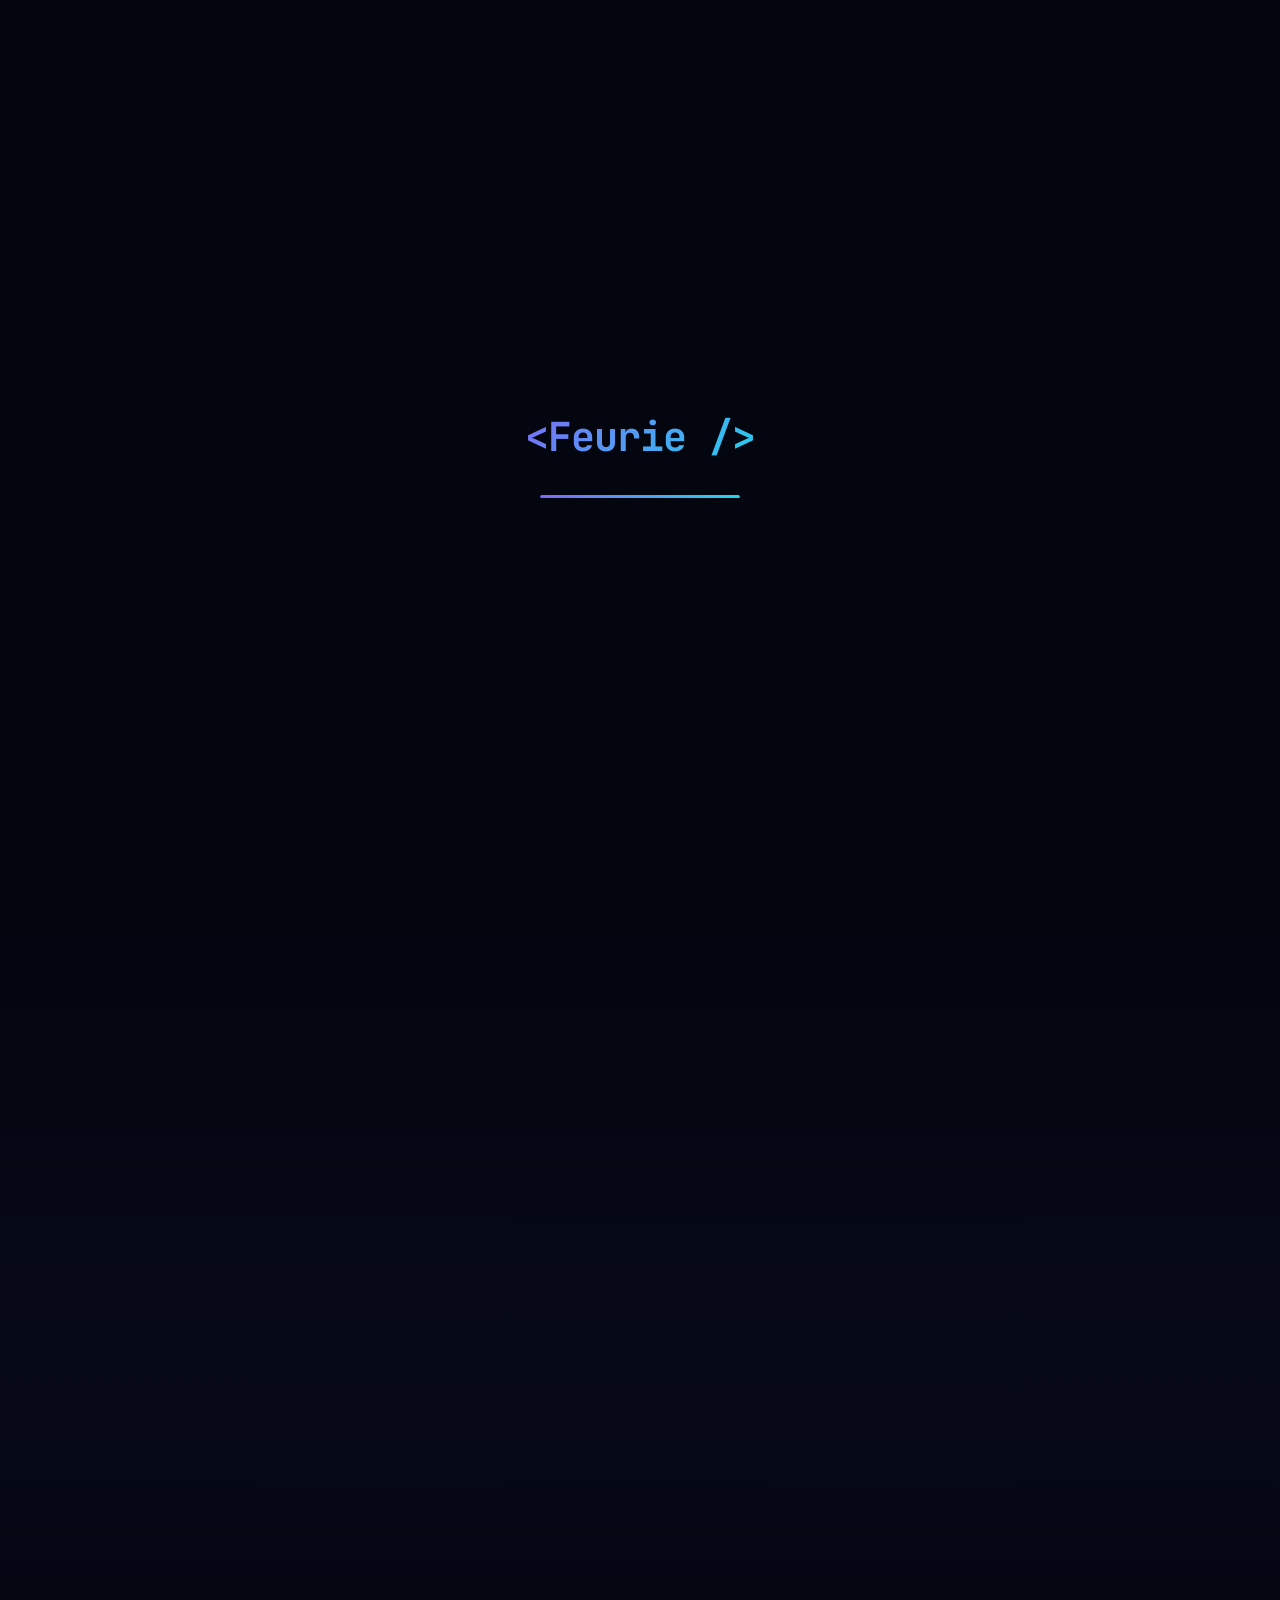
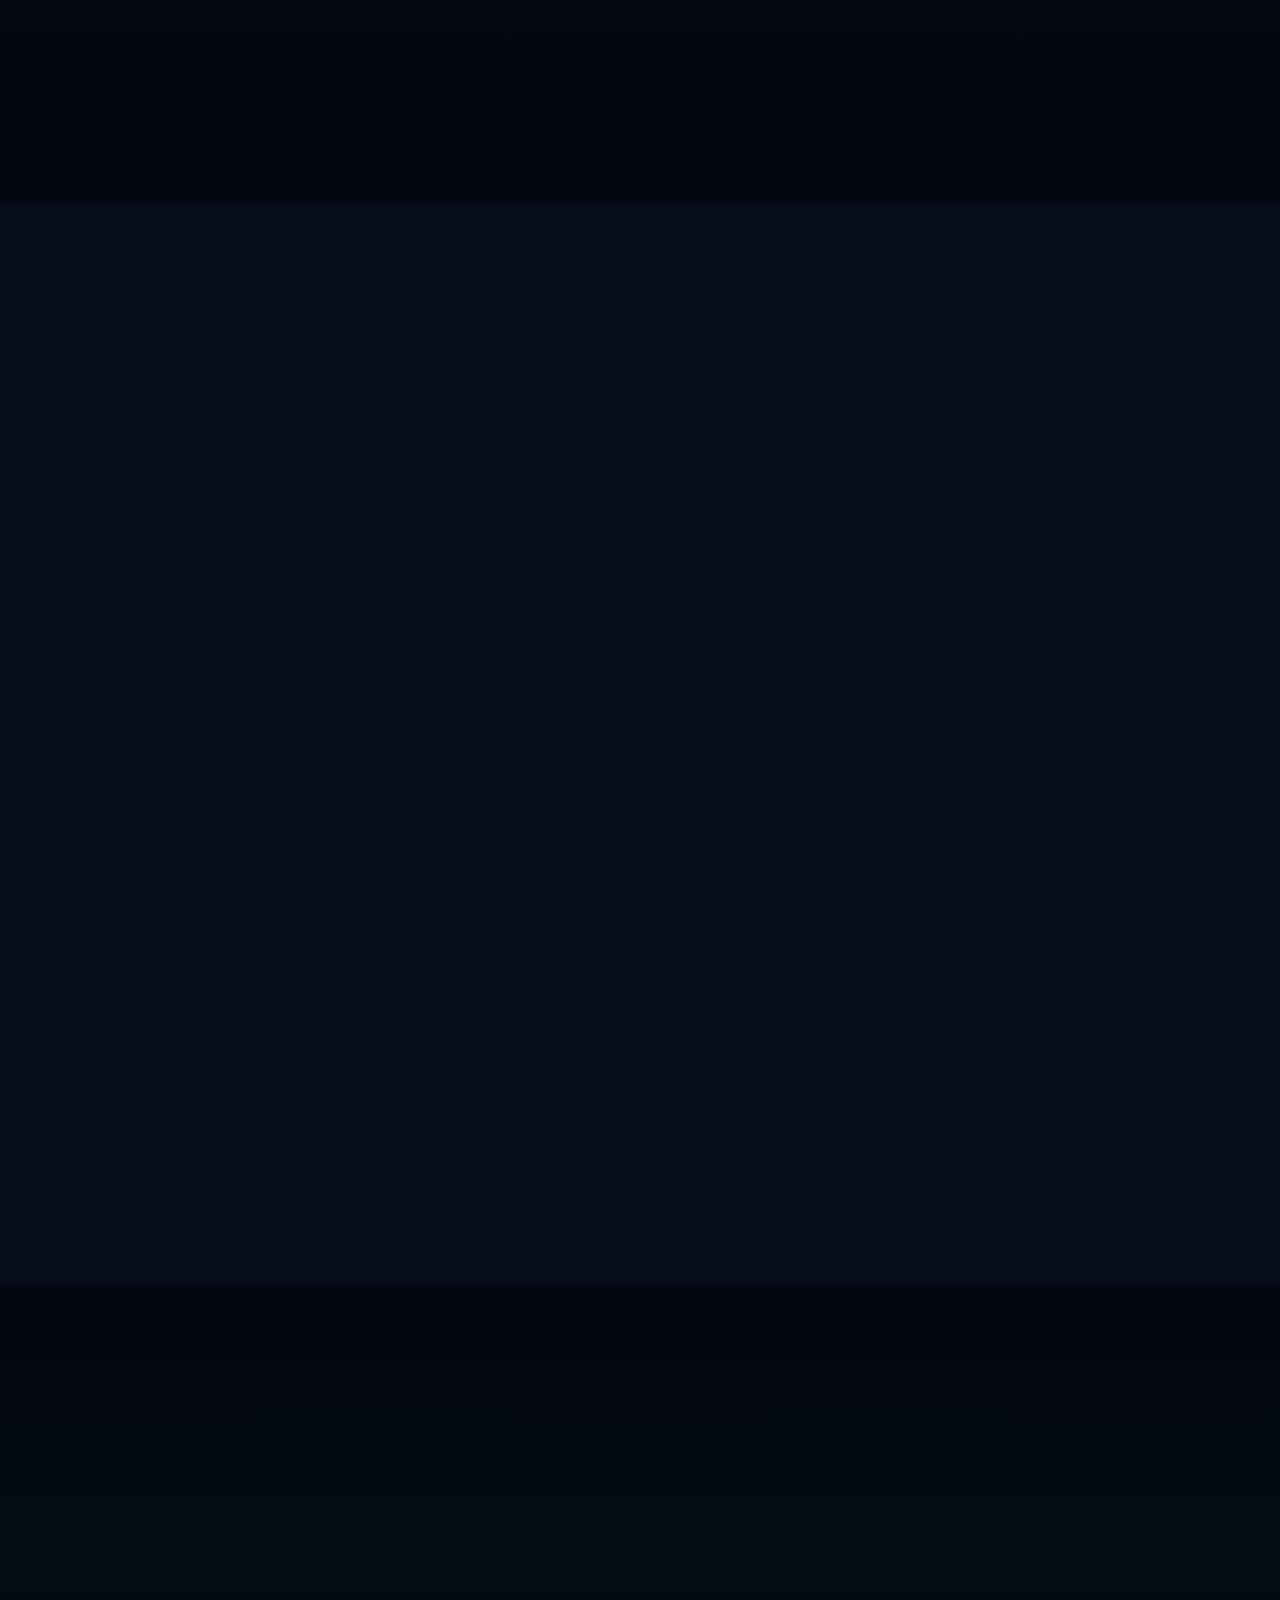
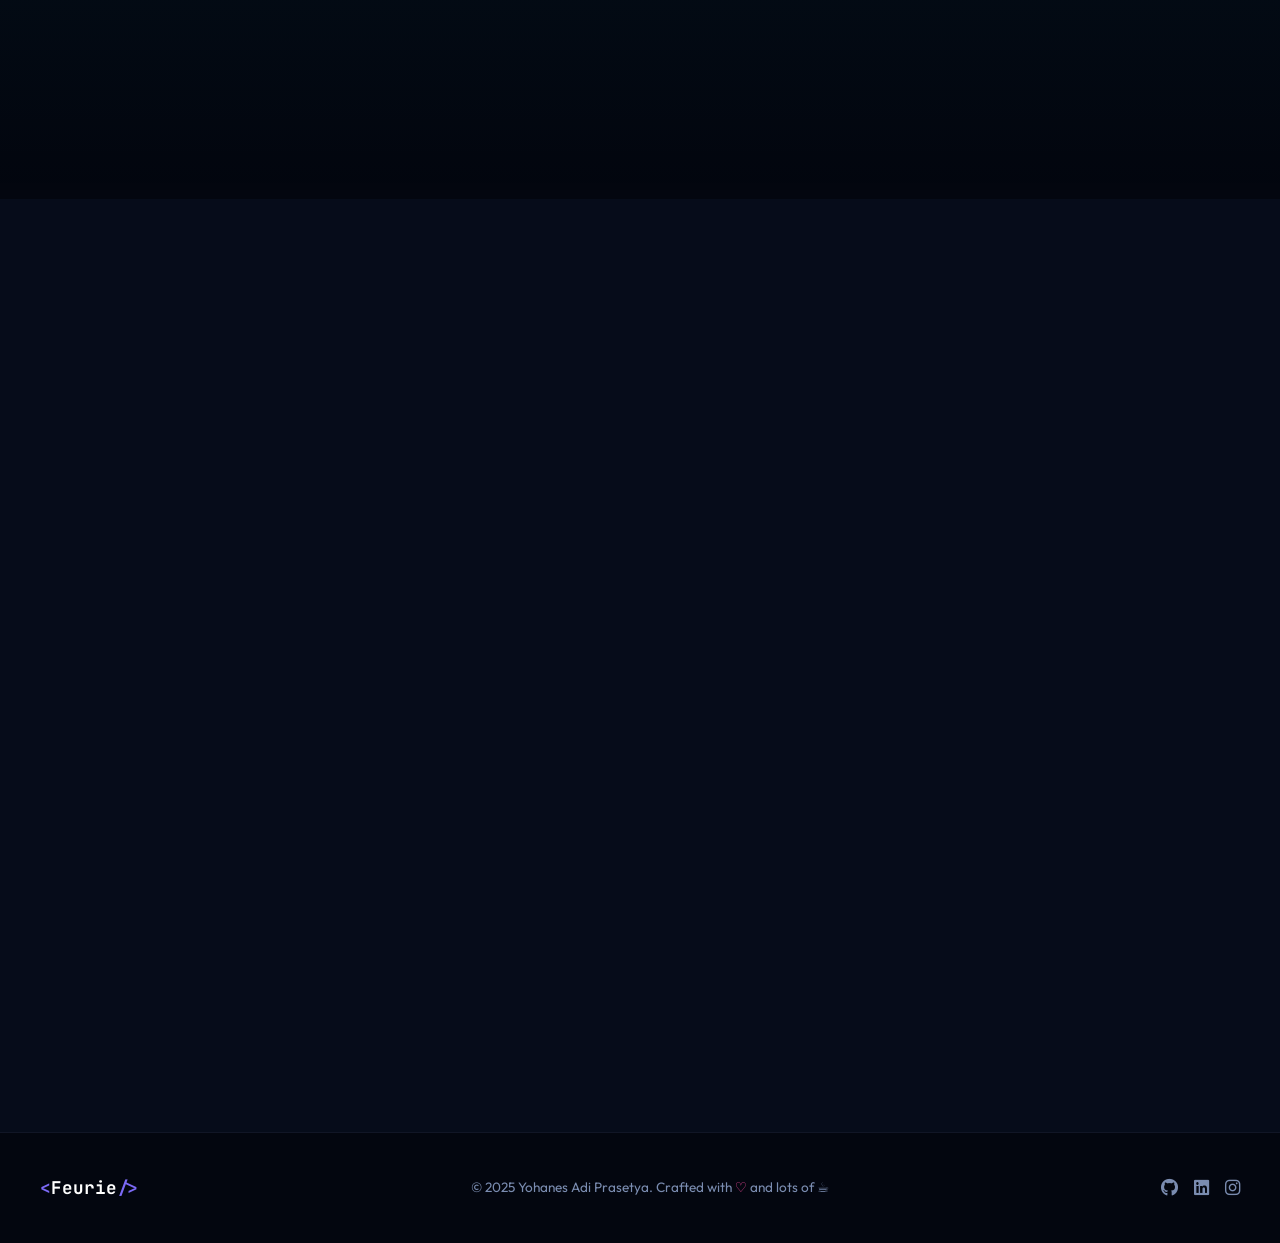
<file: index.html>
<!DOCTYPE html>
<html lang="id">
<head>
  <meta charset="UTF-8" />
  <meta name="viewport" content="width=device-width, initial-scale=1.0" />
  <title>Feurie · GitHub Profile</title>
  <meta name="description" content="Yohanes Adi Prasetya IT Undergraduate at Universitas Bengkulu. Passionate about Game Development, Mobile Apps, Web Development, and Content Creation." />
  <meta property="og:title" content="Feurie · GitHub Profile" />
  <meta property="og:description" content="Yohanes Adi Prasetya Developer & Creator based in Bengkulu, Indonesia." />
  <meta property="og:type" content="website" />

  <!-- Google Fonts -->
  <link rel="preconnect" href="https://fonts.googleapis.com" />
  <link rel="preconnect" href="https://fonts.gstatic.com" crossorigin />
  <link href="https://fonts.googleapis.com/css2?family=Outfit:wght@300;400;500;600;700;800;900&family=JetBrains+Mono:wght@400;500;700&display=swap" rel="stylesheet" />

  <!-- Font Awesome -->
  <link rel="stylesheet" href="https://cdnjs.cloudflare.com/ajax/libs/font-awesome/6.5.0/css/all.min.css" />

  <link rel="stylesheet" href="style.css" />
</head>
<body>

  <!-- CANVAS PARTICLES -->
  <canvas id="particles-canvas"></canvas>

  <!-- CURSOR -->
  <div id="cursor-glow"></div>

  <!-- LOADING SCREEN -->
  <div id="loader">
    <div class="loader-inner">
      <span class="loader-code">&lt;Feurie /&gt;</span>
      <div class="loader-bar"><div class="loader-fill"></div></div>
    </div>
  </div>

  <!-- SCROLL PROGRESS -->
  <div id="scroll-progress"></div>

  <!-- NAVBAR -->
  <header id="navbar">
    <nav class="nav-container">
      <a href="#home" class="nav-logo" id="nav-logo">
        <span class="logo-bracket">&lt;</span>Feurie<span class="logo-slash">/</span><span class="logo-bracket">&gt;</span>
      </a>
      <ul class="nav-links" id="nav-links">
        <li><a href="#home"     class="nav-link active" data-section="home">Home</a></li>
        <li><a href="#about"    class="nav-link"         data-section="about">About</a></li>
        <li><a href="#skills"   class="nav-link"         data-section="skills">Skills</a></li>
        <li><a href="#projects" class="nav-link"         data-section="projects">Projects</a></li>
        <li><a href="#contact"  class="nav-link"         data-section="contact">Contact</a></li>
      </ul>
      <a href="https://github.com/Feuriee" target="_blank" class="nav-cta" id="nav-github">
        <i class="fa-brands fa-github"></i> GitHub
      </a>
      <button class="hamburger" id="hamburger" aria-label="Toggle menu">
        <span></span><span></span><span></span>
      </button>
    </nav>
  </header>

  <main>

    <!-- HERO -->
    <section id="home" class="hero">
      <div class="hero-grid-overlay"></div>

      <div class="hero-body">
        <!-- Avatar -->
        <div class="avatar-wrap" id="avatar-wrap">
          <div class="avatar-ring ring-1"></div>
          <div class="avatar-ring ring-2"></div>
          <div class="avatar-ring ring-3"></div>
          <div class="avatar-img-holder">
            <img src="IMG_6695.JPG" alt="Yohanes Adi Prasetya" class="avatar-img" id="avatar-img" />
          </div>
          <div class="avatar-status">
            <span class="status-dot"></span>
            <span>Available to work</span>
          </div>
        </div>

        <!-- Text -->
        <div class="hero-text">
          <div class="hero-badge">
            <i class="fa-solid fa-location-dot"></i>
            <span>Bengkulu, Indonesia</span>
          </div>
          <h1 class="hero-name">
            <span class="name-line">Yohanes Adi</span>
            <span class="name-line accent-text">Prasetya</span>
          </h1>
          <p class="hero-handle">@Feuriee</p>

          <div class="typewriter-wrap">
            <span class="tw-prefix">const role = </span>
            <span class="tw-quote">"</span>
            <span id="typewriter"></span>
            <span class="tw-cursor">|</span>
            <span class="tw-quote">"</span>
          </div>

          <p class="hero-bio">
            IT undergraduate at <strong>Universitas Bengkulu</strong> passionate about crafting beautiful digital experiences from web apps to games and beyond.
          </p>

          <div class="hero-actions">
            <a href="#projects" class="btn btn-primary" id="btn-projects">
              <i class="fa-solid fa-rocket"></i> View Projects
            </a>
            <a href="https://github.com/Feuriee" target="_blank" class="btn btn-ghost" id="btn-github-hero">
              <i class="fa-brands fa-github"></i> GitHub Profile
            </a>
          </div>

          <!-- Quick Stats -->
          <div class="hero-stats">
            <div class="stat-item" id="stat-repos">
              <span class="stat-num" data-count="21">0</span>
              <span class="stat-label">Repositories</span>
            </div>
            <div class="stat-divider"></div>
            <div class="stat-item" id="stat-skills">
              <span class="stat-num" data-count="6">0</span>
              <span class="stat-label">Technologies</span>
            </div>
            <div class="stat-divider"></div>
            <div class="stat-item" id="stat-years">
              <span class="stat-num" data-count="3">0</span>
              <span class="stat-label">Years Coding</span>
            </div>
          </div>
        </div>
      </div>

      <!-- Scroll hint -->
      <a href="#about" class="scroll-hint" id="scroll-hint" aria-label="Scroll down">
        <div class="scroll-mouse">
          <div class="scroll-wheel"></div>
        </div>
        <span>Scroll</span>
      </a>
    </section>

    <!-- ABOUT -->
    <section id="about" class="section about-section">
      <div class="section-inner">
        <div class="section-label reveal">
          <span class="label-line"></span>
          <span class="label-text">About Me</span>
          <span class="label-line"></span>
        </div>

        <div class="about-grid">
          <!-- Photo card -->
          <div class="about-photo reveal">
            <div class="photo-frame">
              <img src="IMG_6696.JPG" alt="Yohanes Adi Prasetya" />
              <div class="photo-overlay"></div>
            </div>
            <div class="photo-info-card">
              <div class="info-row">
                <i class="fa-solid fa-graduation-cap"></i>
                <span>Universitas Bengkulu</span>
              </div>
              <div class="info-row">
                <i class="fa-solid fa-calendar"></i>
                <span>Active Student &middot; 2023&ndash;Present</span>
              </div>
              <div class="info-row">
                <i class="fa-solid fa-code"></i>
                <span>Full-Stack Enthusiast</span>
              </div>
            </div>
          </div>

          <!-- Content -->
          <div class="about-content reveal">
            <h2 class="section-title">Who Am I?</h2>

            <p class="about-p">
              Halo! Saya <strong>Yohanes Adi Prasetya</strong>, akrab dipanggil <em>Feurie</em> seorang mahasiswa IT yang bersemangat tentang teknologi dan seni digital. Saya percaya bahwa code yang bagus itu bukan cuma soal fungsionalitas, tapi juga soal estetika dan pengalaman pengguna.
            </p>
            <p class="about-p">
              Saat ini saya mendalami <strong>Web Development</strong> (frontend &amp; backend), <strong>Mobile App Development</strong> dengan React Native, serta <strong>Game Development</strong> menggunakan Roblox Studio, Unity, dan Unreal Engine.
            </p>
            <p class="about-p">
              Di luar coding, saya seorang gamer RPG &amp; FPS, dan juga suka bereksperimen dengan desain UI/UX untuk menciptakan antarmuka yang tidak hanya fungsional &mdash; tapi juga <em>memukau</em>.
            </p>

            <div class="about-chips">
              <span class="chip"><i class="fa-solid fa-gamepad"></i> RPG Gamer</span>
              <span class="chip"><i class="fa-solid fa-palette"></i> UI/UX Design</span>
              <span class="chip"><i class="fa-solid fa-mobile-screen"></i> Mobile Dev</span>
              <span class="chip"><i class="fa-brands fa-github"></i> Open Source</span>
              <span class="chip"><i class="fa-solid fa-film"></i> Content Creator</span>
            </div>

            <div class="about-actions">
              <a href="mailto:desi.gc123@gmail.com" class="btn btn-primary btn-sm" id="btn-email-about">
                <i class="fa-solid fa-envelope"></i> Say Hello
              </a>
              <a href="https://linkedin.com/in/yhanes-adp" target="_blank" class="btn btn-ghost btn-sm" id="btn-linkedin">
                <i class="fa-brands fa-linkedin"></i> LinkedIn
              </a>
            </div>
          </div>
        </div>
      </div>
    </section>

    <!-- SKILLS -->
    <section id="skills" class="section skills-section">
      <div class="section-inner">
        <div class="section-label reveal">
          <span class="label-line"></span>
          <span class="label-text">Tech Stack</span>
          <span class="label-line"></span>
        </div>
        <h2 class="section-title centered reveal">Technologies I Work With</h2>
        <p class="section-sub centered reveal">
          Constantly learning and expanding my toolkit across web, mobile, and game development.
        </p>

        <div class="skills-grid">

          <!-- Web -->
          <div class="skill-group reveal">
            <div class="skill-group-header">
              <i class="fa-solid fa-globe"></i>
              <span>Web Development</span>
            </div>
            <div class="skill-items">
              <div class="skill-item" id="skill-html">
                <div class="skill-icon-wrap" style="--c:#e34c26"><i class="fa-brands fa-html5"></i></div>
                <div class="skill-info">
                  <div class="skill-name-row"><span class="skill-name">HTML5</span><span class="skill-pct">90%</span></div>
                  <div class="skill-bar"><div class="skill-fill" style="--w:90%; --c:#e34c26"></div></div>
                </div>
              </div>
              <div class="skill-item" id="skill-css">
                <div class="skill-icon-wrap" style="--c:#2965f1"><i class="fa-brands fa-css3-alt"></i></div>
                <div class="skill-info">
                  <div class="skill-name-row"><span class="skill-name">CSS3</span><span class="skill-pct">85%</span></div>
                  <div class="skill-bar"><div class="skill-fill" style="--w:85%; --c:#2965f1"></div></div>
                </div>
              </div>
              <div class="skill-item" id="skill-js">
                <div class="skill-icon-wrap" style="--c:#f7df1e"><i class="fa-brands fa-js"></i></div>
                <div class="skill-info">
                  <div class="skill-name-row"><span class="skill-name">JavaScript</span><span class="skill-pct">80%</span></div>
                  <div class="skill-bar"><div class="skill-fill" style="--w:80%; --c:#f7df1e"></div></div>
                </div>
              </div>
              <div class="skill-item" id="skill-php">
                <div class="skill-icon-wrap" style="--c:#777bb4"><i class="fa-brands fa-php"></i></div>
                <div class="skill-info">
                  <div class="skill-name-row"><span class="skill-name">PHP &amp; MySQL</span><span class="skill-pct">70%</span></div>
                  <div class="skill-bar"><div class="skill-fill" style="--w:70%; --c:#777bb4"></div></div>
                </div>
              </div>
            </div>
          </div>

          <!-- Frameworks -->
          <div class="skill-group reveal">
            <div class="skill-group-header">
              <i class="fa-solid fa-layer-group"></i>
              <span>Frameworks &amp; Tools</span>
            </div>
            <div class="skill-items">
              <div class="skill-item" id="skill-react">
                <div class="skill-icon-wrap" style="--c:#61dafb"><i class="fa-brands fa-react"></i></div>
                <div class="skill-info">
                  <div class="skill-name-row"><span class="skill-name">React / React Native</span><span class="skill-pct">75%</span></div>
                  <div class="skill-bar"><div class="skill-fill" style="--w:75%; --c:#61dafb"></div></div>
                </div>
              </div>
              <div class="skill-item" id="skill-python">
                <div class="skill-icon-wrap" style="--c:#3776ab"><i class="fa-brands fa-python"></i></div>
                <div class="skill-info">
                  <div class="skill-name-row"><span class="skill-name">Python</span><span class="skill-pct">65%</span></div>
                  <div class="skill-bar"><div class="skill-fill" style="--w:65%; --c:#3776ab"></div></div>
                </div>
              </div>
              <div class="skill-item" id="skill-java">
                <div class="skill-icon-wrap" style="--c:#f89820"><i class="fa-brands fa-java"></i></div>
                <div class="skill-info">
                  <div class="skill-name-row"><span class="skill-name">Java</span><span class="skill-pct">60%</span></div>
                  <div class="skill-bar"><div class="skill-fill" style="--w:60%; --c:#f89820"></div></div>
                </div>
              </div>
              <div class="skill-item" id="skill-git">
                <div class="skill-icon-wrap" style="--c:#f05032"><i class="fa-brands fa-git-alt"></i></div>
                <div class="skill-info">
                  <div class="skill-name-row"><span class="skill-name">Git &amp; GitHub</span><span class="skill-pct">80%</span></div>
                  <div class="skill-bar"><div class="skill-fill" style="--w:80%; --c:#f05032"></div></div>
                </div>
              </div>
            </div>
          </div>

          <!-- Game Engines -->
          <div class="skill-group skill-group-wide reveal">
            <div class="skill-group-header">
              <i class="fa-solid fa-gamepad"></i>
              <span>Game Engines</span>
              <span class="note-text, note-badge">Dalam tahap pembelajaran</span>
            </div>
            <div class="skill-items skill-items-row">
              <div class="engine-card" id="engine-roblox">
                <div class="engine-icon">&#127918;</div>
                <span>Roblox Studio</span>
                <div class="engine-badge">Lua</div>
              </div>
              <div class="engine-card" id="engine-unity">
                <div class="engine-icon">&#9881;&#65039;</div>
                <span>Unity</span>
                <div class="engine-badge">C#</div>
              </div>
              <div class="engine-card" id="engine-unreal">
                <div class="engine-icon">&#127919;</div>
                <span>Unreal Engine</span>
                <div class="engine-badge">Blueprints</div>
              </div>
            </div>
          </div>

        </div>
      </div>
    </section>

    <!-- PROJECTS -->
    <section id="projects" class="section projects-section">
      <div class="section-inner">
        <div class="section-label reveal">
          <span class="label-line"></span>
          <span class="label-text">Projects</span>
          <span class="label-line"></span>
        </div>
        <h2 class="section-title centered reveal">What I've Built</h2>
        <p class="section-sub centered reveal">A collection of projects built with passion and lots of coffee &#9749;</p>
        <div class="projects-grid" id="projects-grid"></div>

        <div class="projects-cta reveal" style="text-align:center; margin-top:2.5rem;">
          <a href="https://yhanes-adp.my.id/projectDemo" class="btn btn-ghost" id="btn-view-all-projects">
            <i class="fa-solid fa-layer-group"></i> View All Projects
          </a>
        </div>
      </div>
    </section>

    <!-- CONTACT -->
    <section id="contact" class="section contact-section">
      <div class="section-inner">
        <div class="section-label reveal">
          <span class="label-line"></span>
          <span class="label-text">Contact</span>
          <span class="label-line"></span>
        </div>
        <h2 class="section-title centered reveal">Let's Connect</h2>
        <p class="section-sub centered reveal">
          Got a project idea, a question, or just want to say hi? My inbox is always open!
        </p>

        <div class="contact-layout">
          <!-- Socials -->
          <div class="socials-wrap reveal">
            <h3 class="contact-subtitle">Find Me On</h3>
            <div class="socials-list">
              <a href="https://github.com/Feuriee" target="_blank" rel="noopener" class="social-link" id="social-github">
                <div class="social-icon-wrap" style="--sc:#cdd9e5"><i class="fa-brands fa-github"></i></div>
                <div class="social-info"><span class="social-name">GitHub</span><span class="social-handle">@Feuriee</span></div>
                <i class="fa-solid fa-arrow-up-right-from-square social-arrow"></i>
              </a>
              <a href="https://linkedin.com/in/yhanes-adp" target="_blank" rel="noopener" class="social-link" id="social-linkedin">
                <div class="social-icon-wrap" style="--sc:#0077b5"><i class="fa-brands fa-linkedin-in"></i></div>
                <div class="social-info"><span class="social-name">LinkedIn</span><span class="social-handle">yhanes-adp</span></div>
                <i class="fa-solid fa-arrow-up-right-from-square social-arrow"></i>
              </a>
              <a href="https://www.instagram.com/yhanes_adp/" target="_blank" rel="noopener" class="social-link" id="social-instagram">
                <div class="social-icon-wrap" style="--sc:#e1306c"><i class="fa-brands fa-instagram"></i></div>
                <div class="social-info"><span class="social-name">Instagram</span><span class="social-handle">@yhanes_adp</span></div>
                <i class="fa-solid fa-arrow-up-right-from-square social-arrow"></i>
              </a>
              <a href="mailto:desi.gc123@gmail.com" class="social-link" id="social-email">
                <div class="social-icon-wrap" style="--sc:#ea4335"><i class="fa-solid fa-envelope"></i></div>
                <div class="social-info"><span class="social-name">Email</span><span class="social-handle">desi.gc123@gmail.com</span></div>
                <i class="fa-solid fa-arrow-up-right-from-square social-arrow"></i>
              </a>
            </div>
          </div>

          <!-- Form -->
          <form class="contact-form reveal" id="contact-form" onsubmit="handleSubmit(event)">
            <h3 class="contact-subtitle">Send a Message</h3>
            <div class="form-row">
              <div class="form-group">
                <label for="form-name">Name</label>
                <input type="text" id="form-name" placeholder="Your name" required />
              </div>
              <div class="form-group">
                <label for="form-email">Email</label>
                <input type="email" id="form-email" placeholder="your@email.com" required />
              </div>
            </div>
            <div class="form-group">
              <label for="form-subject">Subject</label>
              <input type="text" id="form-subject" placeholder="What's this about?" />
            </div>
            <div class="form-group">
              <label for="form-message">Message</label>
              <textarea id="form-message" rows="5" placeholder="Write your message here..." required></textarea>
            </div>
            <button type="submit" class="btn btn-primary btn-full" id="btn-send">
              <i class="fa-solid fa-paper-plane"></i>
              <span id="btn-send-text">Send Message</span>
            </button>
          </form>
        </div>
      </div>
    </section>

  </main>

  <!-- FOOTER -->
  <footer id="footer">
    <div class="footer-inner">
      <div class="footer-logo">
        <span class="logo-bracket">&lt;</span>Feurie<span class="logo-slash">/</span><span class="logo-bracket">&gt;</span>
      </div>
      <p class="footer-copy">
        &copy; 2025 Yohanes Adi Prasetya. Crafted with <span class="heart">&#9825;</span> and lots of &#9749;
      </p>
      <div class="footer-links">
        <a href="https://github.com/Feuriee" target="_blank" id="footer-github"><i class="fa-brands fa-github"></i></a>
        <a href="https://linkedin.com/in/yhanes-adp" target="_blank" id="footer-linkedin"><i class="fa-brands fa-linkedin"></i></a>
        <a href="https://www.instagram.com/yhanes_adp/" target="_blank" id="footer-instagram"><i class="fa-brands fa-instagram"></i></a>
      </div>
    </div>
  </footer>

  <button id="scroll-top" class="scroll-top-btn" aria-label="Back to top">
    <i class="fa-solid fa-arrow-up"></i>
  </button>

  <script src="app.js"></script>
</body>
</html>
</file>
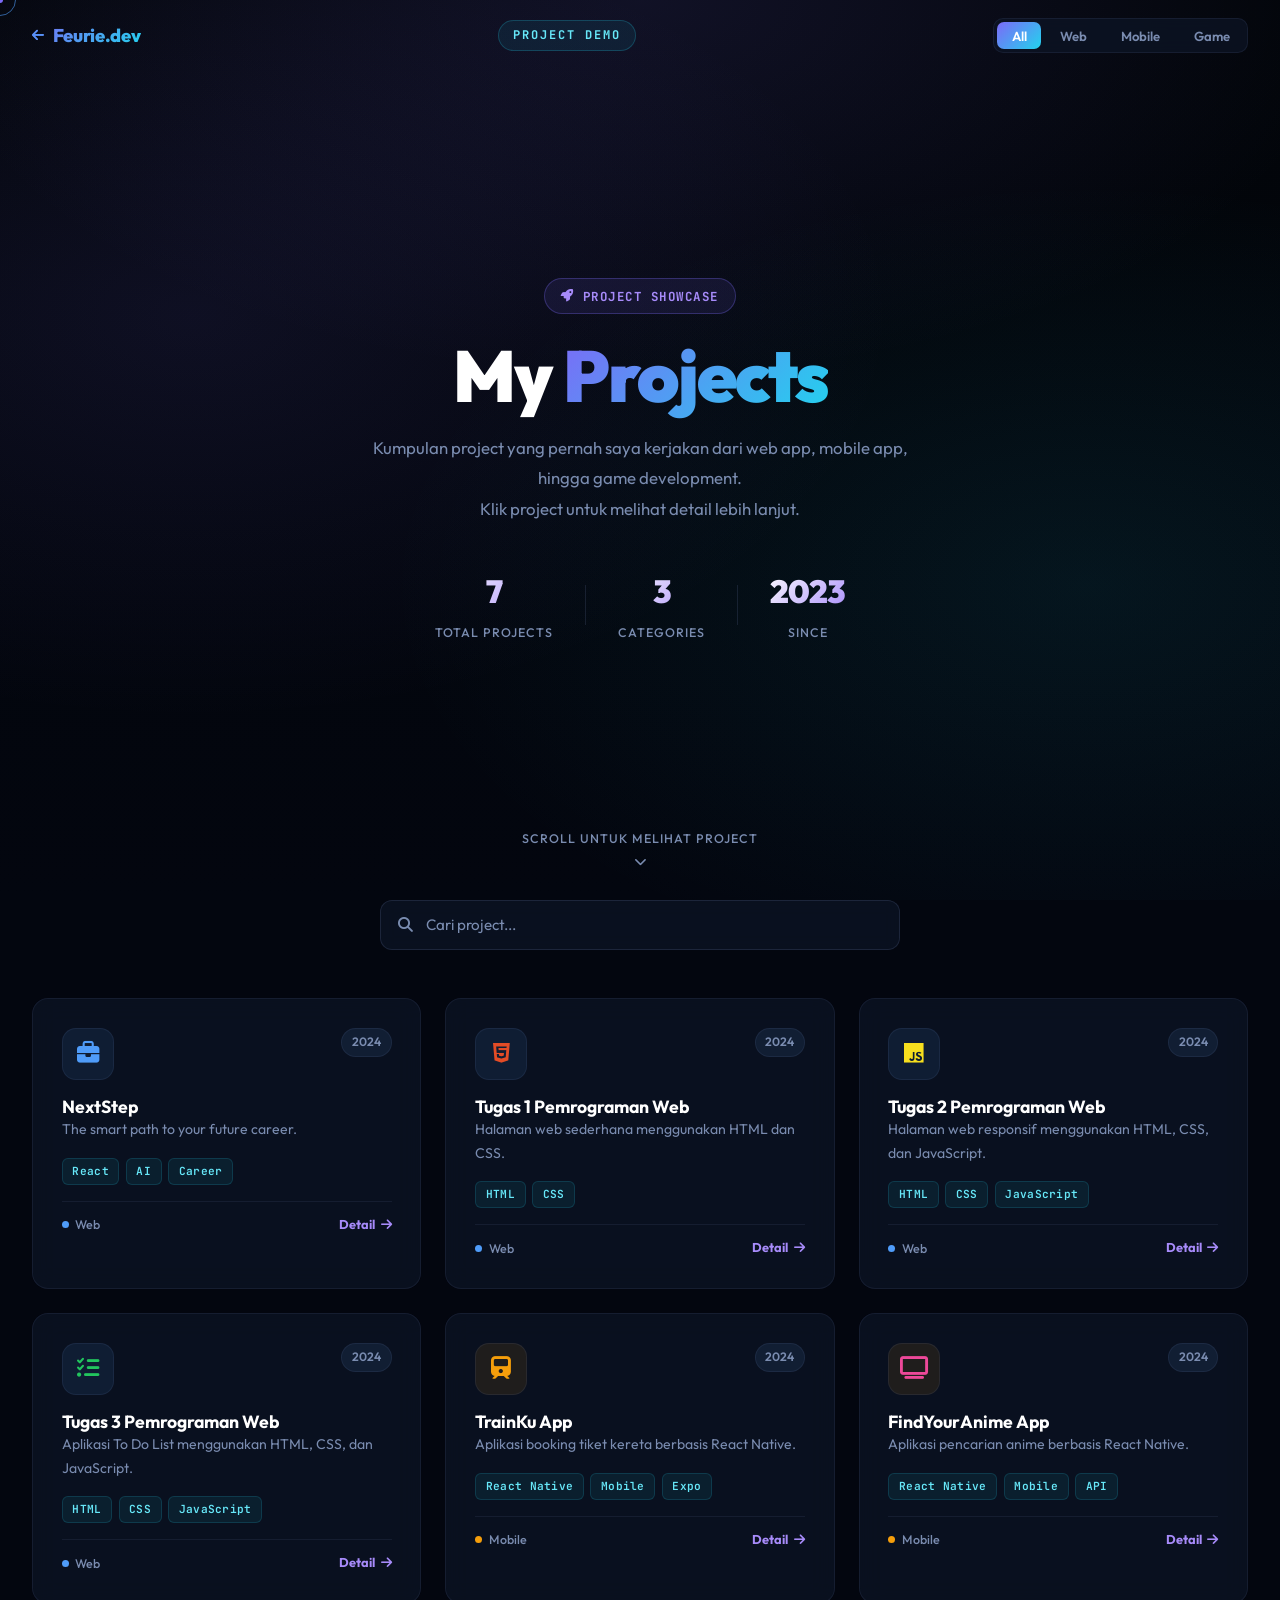
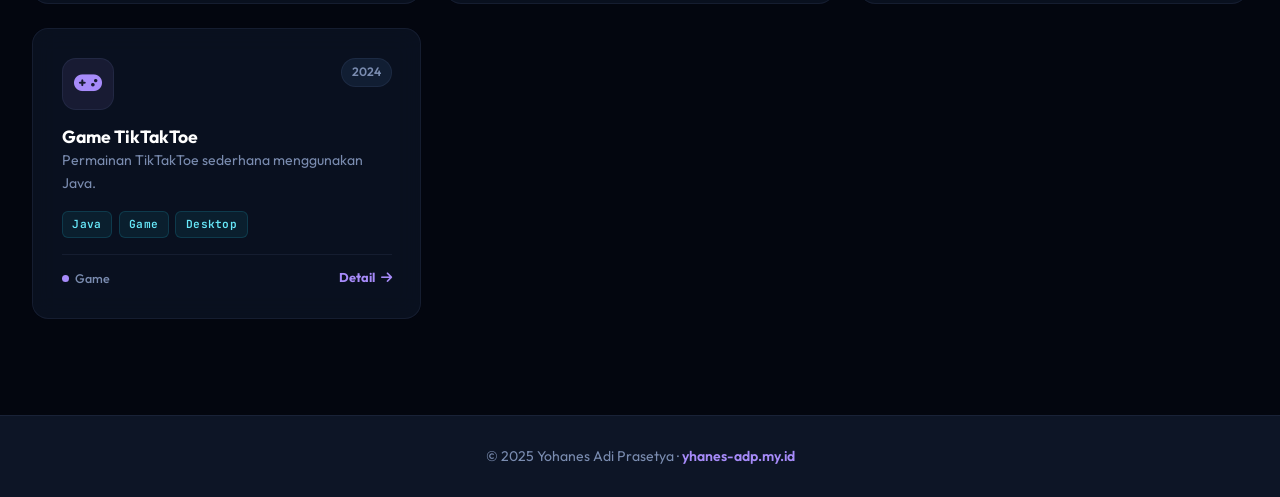
<file: projectDemo/index.html>
<!DOCTYPE html>
<html lang="id">
<head>
  <meta charset="UTF-8" />
  <meta name="viewport" content="width=device-width, initial-scale=1.0" />
  <title>Project Demo – Yohanes Adi Prasetya</title>
  <meta name="description" content="Kumpulan project demo karya Yohanes Adi Prasetya – Web Development, Mobile Apps, Game Development, dan lebih banyak lagi." />
  <link rel="preconnect" href="https://fonts.googleapis.com" />
  <link rel="preconnect" href="https://fonts.gstatic.com" crossorigin />
  <link href="https://fonts.googleapis.com/css2?family=Outfit:wght@300;400;500;600;700;800;900&family=JetBrains+Mono:wght@400;500;700&display=swap" rel="stylesheet" />
  <link rel="stylesheet" href="https://cdnjs.cloudflare.com/ajax/libs/font-awesome/6.5.0/css/all.min.css" />
  <link rel="stylesheet" href="style.css" />
</head>
<body>

  <!-- Custom cursor -->
  <div id="cursor-dot"></div>
  <div id="cursor-ring"></div>

  <!-- Scroll progress bar -->
  <div id="progress-bar"></div>

  <!-- ========== NAVBAR ========== -->
  <header id="navbar">
    <nav class="nav-inner">
      <a href="https://yhanes-adp.my.id" class="logo" id="nav-logo">
        <i class="fa-solid fa-arrow-left back-icon"></i> Feurie.dev
      </a>
      <span class="page-title-badge">Project Demo</span>
      <div class="nav-controls">
        <div class="filter-tabs" id="filter-tabs">
          <button class="filter-btn active" data-filter="all">All</button>
          <button class="filter-btn" data-filter="web">Web</button>
          <button class="filter-btn" data-filter="mobile">Mobile</button>
          <button class="filter-btn" data-filter="game">Game</button>
        </div>
      </div>
    </nav>
  </header>

  <!-- ========== HERO ========== -->
  <section class="demo-hero">
    <div class="hero-bg-glow"></div>
    <div class="hero-particles" id="particles-container"></div>
    <div class="demo-hero-content">
      <div class="hero-badge">
        <i class="fa-solid fa-rocket"></i> Project Showcase
      </div>
      <h1>My <span class="accent">Projects</span></h1>
      <p class="hero-sub">
        Kumpulan project yang pernah saya kerjakan dari web app, mobile app, hingga game development.<br />
        Klik project untuk melihat detail lebih lanjut.
      </p>
      <div class="hero-stats">
        <div class="stat-item">
          <span class="stat-number" id="stat-total">0</span>
          <span class="stat-label">Total Projects</span>
        </div>
        <div class="stat-divider"></div>
        <div class="stat-item">
          <span class="stat-number">3</span>
          <span class="stat-label">Categories</span>
        </div>
        <div class="stat-divider"></div>
        <div class="stat-item">
          <span class="stat-number">2023</span>
          <span class="stat-label">Since</span>
        </div>
      </div>
    </div>
    <div class="scroll-hint">
      <span>Scroll untuk melihat project</span>
      <i class="fa-solid fa-chevron-down"></i>
    </div>
  </section>

  <!-- ========== PROJECTS GRID ========== -->
  <main id="main-content">
    <div class="container">
      <!-- Search bar -->
      <div class="search-bar-wrap">
        <i class="fa-solid fa-magnifying-glass"></i>
        <input type="text" id="search-input" placeholder="Cari project..." autocomplete="off" />
        <span id="search-count"></span>
      </div>

      <!-- Grid -->
      <div class="projects-grid" id="projects-grid"></div>

      <!-- Empty state -->
      <div class="empty-state" id="empty-state" style="display:none">
        <i class="fa-solid fa-folder-open"></i>
        <p>Tidak ada project yang cocok</p>
      </div>
    </div>
  </main>

  <!-- ========== MODAL DETAIL ========== -->
  <div class="modal-overlay" id="modal-overlay" role="dialog" aria-modal="true" aria-label="Project Detail">
    <div class="modal-card" id="modal-card">
      <button class="modal-close" id="modal-close" aria-label="Tutup"><i class="fa-solid fa-xmark"></i></button>
      <div class="modal-header">
        <div class="modal-icon" id="modal-icon"></div>
        <div>
          <div class="modal-tag" id="modal-tag"></div>
          <h2 class="modal-title" id="modal-title"></h2>
        </div>
      </div>
      <p class="modal-desc" id="modal-desc"></p>
      <div class="modal-tech" id="modal-tech"></div>
      <div class="modal-actions">
        <a href="#" class="btn btn-primary" id="modal-link" target="_blank" rel="noopener">
          <i class="fa-solid fa-arrow-up-right-from-square"></i> Lihat Demo
        </a>
        <a href="#" class="btn btn-outline" id="modal-github" target="_blank" rel="noopener" style="display:none">
          <i class="fa-brands fa-github"></i> Source Code
        </a>
      </div>
    </div>
  </div>

  <!-- ========== FOOTER ========== -->
  <footer id="footer">
    <p>© 2025 Yohanes Adi Prasetya · <a href="https://yhanes-adp.my.id">yhanes-adp.my.id</a></p>
  </footer>

  <!-- Scroll to top -->
  <button class="scroll-top" id="scroll-top" aria-label="Scroll to top">
    <i class="fa-solid fa-arrow-up"></i>
  </button>

  <script src="projects.js"></script>
  <script src="app.js"></script>
</body>
</html>
</file>
<file: style.css>
/* ═══════════════════════════════════════════════════════════
   FEURIE GITHUB PROFILE — style.css
   Design: Dark mode, Aurora accents, Glassmorphism, Premium
═══════════════════════════════════════════════════════════ */

/* ── RESET ── */
*, *::before, *::after { margin: 0; padding: 0; box-sizing: border-box; }

/* ── CSS VARS ── */
:root {
  --bg:           #03060f;
  --bg-2:         #060c1a;
  --surface:      #0d1526;
  --surface-2:    #111e33;
  --glass:        rgba(13, 21, 38, 0.7);
  --glass-border: rgba(124, 143, 200, 0.12);

  /* Accent palette — aurora violet + cyan */
  --violet:       #7c6af7;
  --violet-2:     #a78bfa;
  --cyan:         #22d3ee;
  --cyan-2:       #67e8f9;
  --pink:         #ec4899;
  --green:        #34d399;
  --yellow: #facc15;

  --accent:       var(--violet);
  --accent-2:     var(--cyan);
  --glow-v:       rgba(124, 106, 247, 0.35);
  --glow-c:       rgba(34, 211, 238, 0.25);

  --text:         #e2eaf8;
  --text-muted:   #7a8cb0;
  --text-dim:     #4a5a7a;
  --white:        #ffffff;

  --font:         'Outfit', system-ui, sans-serif;
  --mono:         'JetBrains Mono', monospace;

  --nav-h:        72px;
  --radius:       16px;
  --ease:         cubic-bezier(0.4, 0, 0.2, 1);
  --ease-spring:  cubic-bezier(0.34, 1.56, 0.64, 1);
}

/* ── BASE ── */
html { scroll-behavior: auto; font-size: 16px; }

body {
  font-family: var(--font);
  background: var(--bg);
  color: var(--text);
  line-height: 1.7;
  overflow-x: hidden;
}

::selection { background: var(--violet); color: #fff; }

::-webkit-scrollbar       { width: 5px; }
::-webkit-scrollbar-track { background: var(--bg); }
::-webkit-scrollbar-thumb { background: linear-gradient(var(--violet), var(--cyan)); border-radius: 99px; }

/* ── CANVAS PARTICLES ── */
#particles-canvas {
  position: fixed;
  inset: 0;
  z-index: 0;
  pointer-events: none;
}

/* ── CURSOR GLOW ── */
#cursor-glow {
  position: fixed;
  width: 480px;
  height: 480px;
  border-radius: 50%;
  background: radial-gradient(circle, rgba(124, 106, 247, 0.12) 0%, transparent 70%);
  pointer-events: none;
  z-index: 1;
  transform: translate(-50%, -50%);
  transition: transform 0.08s linear;
}

/* ── LOADER ── */
#loader {
  position: fixed;
  inset: 0;
  z-index: 9999;
  background: var(--bg);
  display: flex;
  align-items: center;
  justify-content: center;
  transition: opacity 0.6s var(--ease), visibility 0.6s;
}
#loader.done { opacity: 0; visibility: hidden; pointer-events: none; }

.loader-inner { display: flex; flex-direction: column; align-items: center; gap: 1.5rem; }

.loader-code {
  font-family: var(--mono);
  font-size: clamp(1.5rem, 4vw, 2.5rem);
  font-weight: 700;
  background: linear-gradient(135deg, var(--violet), var(--cyan));
  -webkit-background-clip: text;
  -webkit-text-fill-color: transparent;
  background-clip: text;
  letter-spacing: -1px;
}

.loader-bar {
  width: 200px;
  height: 3px;
  background: var(--surface-2);
  border-radius: 99px;
  overflow: hidden;
}
.loader-fill {
  height: 100%;
  width: 0%;
  background: linear-gradient(90deg, var(--violet), var(--cyan));
  border-radius: 99px;
  animation: loaderFill 1.8s var(--ease) forwards;
}
@keyframes loaderFill { to { width: 100%; } }

/* ── SCROLL PROGRESS ── */
#scroll-progress {
  position: fixed;
  top: 0; left: 0;
  height: 3px;
  background: linear-gradient(90deg, var(--violet), var(--cyan), var(--pink));
  width: 0%;
  z-index: 1001;
  transition: width 0.1s linear;
}

/* ═══════════════════════
   NAVBAR
═══════════════════════ */
#navbar {
  position: fixed;
  top: 0; left: 0; right: 0;
  height: var(--nav-h);
  z-index: 1000;
  transition: background 0.4s var(--ease), backdrop-filter 0.4s var(--ease);
}
@media (max-width: 768px) {
  #navbar { background: rgba(3, 6, 15, 0.85); backdrop-filter: blur(10px); }
}
#navbar.scrolled {
  background: rgba(3, 6, 15, 0.85);
  backdrop-filter: blur(20px);
  -webkit-backdrop-filter: blur(20px);
  border-bottom: 1px solid var(--glass-border);
  box-shadow: 0 0 40px rgba(0,0,0,0.5);
}

.nav-container {
  display: flex;
  align-items: center;
  justify-content: space-between;
  max-width: 1280px;
  margin: auto;
  height: 100%;
  padding: 0 2rem;
}

.nav-logo {
  font-family: var(--mono);
  font-size: 1.25rem;
  font-weight: 700;
  text-decoration: none;
  color: var(--white);
  letter-spacing: -0.5px;
}
.logo-bracket { color: var(--violet); }
.logo-slash   { color: var(--cyan); }

.nav-links {
  display: flex;
  gap: 0.25rem;
  list-style: none;
}
.nav-link {
  text-decoration: none;
  font-size: 0.9rem;
  font-weight: 500;
  color: var(--text-muted);
  padding: 0.4rem 0.9rem;
  border-radius: 8px;
  transition: color 0.25s, background 0.25s;
}
.nav-link:hover,
.nav-link.active {
  color: var(--white);
  background: rgba(124, 106, 247, 0.15);
}
.nav-link.active { color: var(--violet-2); }

.nav-cta {
  display: flex;
  align-items: center;
  gap: 0.5rem;
  font-size: 0.875rem;
  font-weight: 600;
  text-decoration: none;
  color: var(--white);
  background: linear-gradient(135deg, var(--violet), var(--violet-2));
  padding: 0.45rem 1.1rem;
  border-radius: 8px;
  transition: transform 0.25s var(--ease-spring), box-shadow 0.25s;
}
.nav-cta:hover {
  transform: translateY(-2px) scale(1.03);
  box-shadow: 0 8px 30px var(--glow-v);
}

.hamburger {
  display: none;
  flex-direction: column;
  gap: 5px;
  background: none;
  border: none;
  cursor: pointer;
  padding: 4px;
}
.hamburger span {
  display: block;
  width: 24px;
  height: 2px;
  background: var(--text);
  border-radius: 2px;
  transition: transform 0.3s var(--ease), opacity 0.3s;
}
.hamburger.open span:nth-child(1) { transform: translateY(7px) rotate(45deg); }
.hamburger.open span:nth-child(2) { opacity: 0; }
.hamburger.open span:nth-child(3) { transform: translateY(-7px) rotate(-45deg); }

/* ═══════════════════════
   SECTION SHARED
═══════════════════════ */
.section {
  position: relative;
  padding: 7rem 1.5rem;
  z-index: 2;
}
.section-inner {
  max-width: 1200px;
  margin: auto;
}

.section-label {
  display: flex;
  align-items: center;
  justify-content: center;
  gap: 1rem;
  margin-bottom: 1.5rem;
}
.label-line {
  flex: 1;
  max-width: 80px;
  height: 1px;
  background: linear-gradient(90deg, transparent, var(--violet));
}
.label-line:last-child { background: linear-gradient(90deg, var(--violet), transparent); }
.label-text {
  font-family: var(--mono);
  font-size: 0.8rem;
  font-weight: 500;
  letter-spacing: 0.15em;
  text-transform: uppercase;
  color: var(--violet-2);
}

.section-title {
  font-size: clamp(2rem, 4vw, 2.8rem);
  font-weight: 800;
  letter-spacing: -1px;
  line-height: 1.15;
  color: var(--white);
  margin-bottom: 1rem;
}
.section-title.centered { text-align: center; }

.section-sub {
  font-size: 1.05rem;
  color: var(--text-muted);
  max-width: 600px;
  margin-bottom: 3.5rem;
}
.section-sub.centered { text-align: center; margin-left: auto; margin-right: auto; }

/* ── Reveal Animation ── */
.reveal {
  opacity: 0;
  transform: translateY(32px);
  transition: opacity 0.65s var(--ease), transform 0.65s var(--ease);
}
.reveal.in-view { opacity: 1; transform: none; }

/* ═══════════════════════
   HERO
═══════════════════════ */
.hero {
  position: relative;
  min-height: 100dvh;
  display: flex;
  flex-direction: column;
  align-items: center;
  justify-content: center;
  padding: calc(var(--nav-h) + 3rem) 1.5rem 5rem;
  overflow: hidden;
  z-index: 2;
}

/* Grid overlay */
.hero-grid-overlay {
  position: absolute;
  inset: 0;
  background-image:
    linear-gradient(rgba(124,106,247,0.045) 1px, transparent 1px),
    linear-gradient(90deg, rgba(124,106,247,0.045) 1px, transparent 1px);
  background-size: 50px 50px;
  mask-image: radial-gradient(ellipse 80% 80% at 50% 50%, black 40%, transparent 100%);
  pointer-events: none;
}

/* Big aurora glow blobs */
.hero::before,
.hero::after {
  content: '';
  position: absolute;
  border-radius: 50%;
  filter: blur(90px);
  pointer-events: none;
  z-index: 0;
}
.hero::before {
  width: 700px; height: 700px;
  background: radial-gradient(circle, rgba(124,106,247,0.18) 0%, transparent 70%);
  top: -200px; left: -200px;
  animation: auroraFloat 8s ease-in-out infinite alternate;
}
.hero::after {
  width: 600px; height: 600px;
  background: radial-gradient(circle, rgba(34,211,238,0.12) 0%, transparent 70%);
  bottom: -150px; right: -150px;
  animation: auroraFloat 10s ease-in-out infinite alternate-reverse;
}
@keyframes auroraFloat {
  from { transform: translate(0, 0) scale(1); }
  to   { transform: translate(30px, 30px) scale(1.05); }
}

.hero-body {
  position: relative;
  z-index: 2;
  display: flex;
  align-items: center;
  gap: 4rem;
  max-width: 1100px;
  width: 100%;
  flex-wrap: wrap;
  justify-content: center;
}

/* Avatar */
.avatar-wrap {
  position: relative;
  flex-shrink: 0;
  display: flex;
  flex-direction: column;
  align-items: center;
}

.avatar-ring {
  position: absolute;
  border-radius: 50%;
  border: 1px solid;
  animation: ringPulse 3s ease-in-out infinite;
}
.ring-1 { width: 200px; height: 200px; border-color: rgba(124,106,247,0.4); animation-delay: 0s; }
.ring-2 { width: 240px; height: 240px; border-color: rgba(124,106,247,0.2); animation-delay: 0.5s; }
.ring-3 { width: 280px; height: 280px; border-color: rgba(34,211,238,0.1); animation-delay: 1s; }
@keyframes ringPulse {
  0%, 100% { transform: scale(1); opacity: 1; }
  50%       { transform: scale(1.04); opacity: 0.7; }
}

.avatar-img-holder {
  width: 160px; height: 160px;
  border-radius: 50%;
  overflow: hidden;
  border: 3px solid transparent;
  background: linear-gradient(var(--bg-2), var(--bg-2)) padding-box,
              linear-gradient(135deg, var(--violet), var(--cyan)) border-box;
  box-shadow: 0 0 60px var(--glow-v), 0 0 120px rgba(34,211,238,0.1);
  animation: heroAvatarIn 0.9s var(--ease-spring) 2s both;
}
.avatar-img {
  width: 100%; height: 100%;
  object-fit: cover;
  filter: brightness(1.05) saturate(1.1);
  transition: transform 0.6s var(--ease);
}
.avatar-img:hover { transform: scale(1.08); }

@keyframes heroAvatarIn {
  from { transform: scale(0.8) rotate(-6deg); opacity: 0; }
  to   { transform: none; opacity: 1; }
}

.avatar-status {
  margin-top: 8rem;
  display: flex;
  align-items: center;
  gap: 0.5rem;
  background: var(--glass);
  border: 1px solid var(--glass-border);
  backdrop-filter: blur(12px);
  padding: 0.4rem 1rem;
  border-radius: 99px;
  font-size: 0.8rem;
  font-weight: 500;
  color: var(--green);
  animation: heroAvatarIn 0.8s var(--ease-spring) 2.5s both;
  white-space: nowrap;
}
.status-dot {
  width: 8px; height: 8px;
  border-radius: 50%;
  background: var(--green);
  box-shadow: 0 0 8px var(--green);
  animation: pulse 2s ease-in-out infinite;
}
@keyframes pulse { 0%,100% { opacity:1; } 50% { opacity:0.4; } }

/* Hero text */
.hero-text {
  flex: 1;
  min-width: 280px;
}

.hero-badge {
  display: inline-flex;
  align-items: center;
  gap: 0.4rem;
  font-size: 0.8rem;
  font-weight: 500;
  color: var(--text-muted);
  background: var(--glass);
  border: 1px solid var(--glass-border);
  backdrop-filter: blur(10px);
  padding: 0.35rem 0.9rem;
  border-radius: 99px;
  margin-bottom: 1rem;
  animation: heroFadeUp 0.7s var(--ease) 2.1s both;
}
.hero-badge i { color: var(--pink); font-size: 0.75rem; }

.hero-name {
  display: flex;
  flex-direction: column;
  font-size: clamp(2.5rem, 6vw, 4.5rem);
  font-weight: 900;
  letter-spacing: -2px;
  line-height: 1.05;
  margin-bottom: 0.5rem;
  animation: heroFadeUp 0.7s var(--ease) 2.2s both;
}
.name-line { display: block; }
.accent-text {
  background: linear-gradient(135deg, var(--violet-2), var(--cyan));
  -webkit-background-clip: text;
  -webkit-text-fill-color: transparent;
  background-clip: text;
}

.hero-handle {
  font-family: var(--mono);
  font-size: 0.95rem;
  color: var(--text-muted);
  margin-bottom: 1.25rem;
  animation: heroFadeUp 0.7s var(--ease) 2.3s both;
}

/* Typewriter */
.typewriter-wrap {
  font-family: var(--mono);
  font-size: 0.95rem;
  color: var(--text-muted);
  margin-bottom: 1.25rem;
  animation: heroFadeUp 0.7s var(--ease) 2.35s both;
}
.tw-prefix { color: var(--violet-2); }
.tw-quote  { color: var(--green); }
#typewriter { color: var(--cyan); }
.tw-cursor {
  color: var(--cyan);
  animation: blink 0.8s step-end infinite;
}
@keyframes blink { 0%,100% { opacity:1; } 50% { opacity:0; } }

.hero-bio {
  font-size: 1.05rem;
  color: var(--text-muted);
  max-width: 480px;
  line-height: 1.75;
  margin-bottom: 2rem;
  animation: heroFadeUp 0.7s var(--ease) 2.45s both;
}
.hero-bio strong { color: var(--white); }

@keyframes heroFadeUp {
  from { opacity: 0; transform: translateY(20px); }
  to   { opacity: 1; transform: none; }
}

/* Buttons */
.hero-actions {
  display: flex;
  gap: 1rem;
  flex-wrap: wrap;
  margin-bottom: 2.5rem;
  animation: heroFadeUp 0.7s var(--ease) 2.55s both;
}

.btn {
  display: inline-flex;
  align-items: center;
  gap: 0.55rem;
  padding: 0.7rem 1.5rem;
  font-size: 0.95rem;
  font-weight: 600;
  border-radius: 10px;
  text-decoration: none;
  border: none;
  cursor: pointer;
  transition: transform 0.25s var(--ease-spring), box-shadow 0.25s, background 0.25s;
  font-family: var(--font);
  letter-spacing: 0.01em;
  position: relative;
  overflow: hidden;
}
.btn::after {
  content: '';
  position: absolute;
  inset: 0;
  background: rgba(255,255,255,0.12);
  opacity: 0;
  transition: opacity 0.2s;
}
.btn:hover::after { opacity: 1; }
.btn:hover  { transform: translateY(-3px) scale(1.02); }
.btn:active { transform: scale(0.97); }

.btn-primary {
  background: linear-gradient(135deg, var(--violet), var(--violet-2));
  color: var(--white);
  box-shadow: 0 6px 24px var(--glow-v);
}
.btn-primary:hover { box-shadow: 0 10px 36px var(--glow-v); }

.btn-ghost {
  background: var(--glass);
  color: var(--text);
  border: 1px solid var(--glass-border);
  backdrop-filter: blur(10px);
}
.btn-ghost:hover { border-color: var(--violet); color: var(--white); }

.btn-sm { padding: 0.55rem 1.1rem; font-size: 0.875rem; }
.btn-full { width: 100%; justify-content: center; }

/* Hero Stats */
.hero-stats {
  display: flex;
  align-items: center;
  gap: 0;
  animation: heroFadeUp 0.7s var(--ease) 2.65s both;
}
.stat-item {
  display: flex;
  flex-direction: column;
  align-items: center;
  padding: 0 1.5rem;
}
.stat-item:first-child { padding-left: 0; }
.stat-num {
  font-size: 1.8rem;
  font-weight: 900;
  letter-spacing: -1px;
  background: linear-gradient(135deg, var(--violet-2), var(--cyan));
  -webkit-background-clip: text;
  -webkit-text-fill-color: transparent;
  background-clip: text;
  line-height: 1;
}
.stat-label {
  font-size: 0.75rem;
  color: var(--text-muted);
  font-weight: 500;
  margin-top: 0.25rem;
  white-space: nowrap;
}
.stat-divider {
  width: 1px;
  height: 36px;
  background: var(--glass-border);
}

/* Scroll hint */
.scroll-hint {
  position: absolute;
  bottom: 2rem;
  left: 50%;
  transform: translateX(-50%);
  display: flex;
  flex-direction: column;
  align-items: center;
  gap: 0.5rem;
  text-decoration: none;
  color: var(--text-dim);
  font-size: 0.75rem;
  letter-spacing: 0.1em;
  text-transform: uppercase;
  animation: heroFadeUp 0.7s var(--ease) 3s both, scrollBounce 2s ease-in-out 3.7s infinite;
  z-index: 2;
}
@keyframes scrollBounce { 0%,100% { transform: translateX(-50%) translateY(0); } 50% { transform: translateX(-50%) translateY(6px); } }

.scroll-mouse {
  width: 26px; height: 40px;
  border: 2px solid var(--glass-border);
  border-radius: 13px;
  display: flex;
  justify-content: center;
  padding-top: 6px;
}
.scroll-wheel {
  width: 4px; height: 8px;
  background: var(--violet);
  border-radius: 2px;
  animation: wheelScroll 1.5s ease-in-out infinite;
}
@keyframes wheelScroll { 0%,100% { opacity:1; transform:translateY(0); } 80% { opacity:0; transform:translateY(12px); } }

/* ═══════════════════════
   ABOUT
═══════════════════════ */
.about-section {
  background: linear-gradient(180deg, transparent 0%, rgba(124,106,247,0.04) 50%, transparent 100%);
}

.about-grid {
  display: grid;
  grid-template-columns: 360px 1fr;
  gap: 4rem;
  align-items: start;
}

.photo-frame {
  position: relative;
  border-radius: var(--radius);
  overflow: hidden;
  aspect-ratio: 3/4;
}
.photo-frame img {
  width: 100%;
  height: 100%;
  object-fit: cover;
  display: block;
  filter: brightness(0.9) saturate(1.1);
  transition: transform 0.6s var(--ease);
}
.photo-frame:hover img { transform: scale(1.04); }
.photo-overlay {
  position: absolute;
  inset: 0;
  background: linear-gradient(180deg, transparent 50%, rgba(3,6,15,0.8) 100%);
}

.photo-info-card {
  margin-top: 1rem;
  background: var(--glass);
  border: 1px solid var(--glass-border);
  backdrop-filter: blur(12px);
  border-radius: var(--radius);
  padding: 1.25rem 1.5rem;
  display: flex;
  flex-direction: column;
  gap: 0.75rem;
}
.info-row {
  display: flex;
  align-items: center;
  gap: 0.75rem;
  font-size: 0.875rem;
  color: var(--text-muted);
}
.info-row i { color: var(--violet-2); width: 16px; }

.about-content .section-title { margin-bottom: 1.5rem; }

.about-p {
  font-size: 1.0rem;
  color: var(--text-muted);
  line-height: 1.8;
  margin-bottom: 1rem;
}
.about-p strong { color: var(--white); }
.about-p em     { color: var(--cyan); font-style: normal; }

.about-chips {
  display: flex;
  flex-wrap: wrap;
  gap: 0.5rem;
  margin: 1.5rem 0 2rem;
}
.chip {
  display: inline-flex;
  align-items: center;
  gap: 0.35rem;
  font-size: 0.8rem;
  font-weight: 500;
  color: var(--violet-2);
  background: rgba(124, 106, 247, 0.1);
  border: 1px solid rgba(124, 106, 247, 0.25);
  padding: 0.35rem 0.85rem;
  border-radius: 99px;
  transition: background 0.2s, transform 0.2s var(--ease-spring);
}
.chip:hover {
  background: rgba(124, 106, 247, 0.22);
  transform: translateY(-2px);
}

.about-actions { display: flex; gap: 0.75rem; flex-wrap: wrap; }

/* ═══════════════════════
   SKILLS
═══════════════════════ */
.skills-section {
  background: var(--bg-2);
}

.skills-grid {
  display: grid;
  grid-template-columns: repeat(2, 1fr);
  gap: 1.5rem;
}

.skill-group {
  background: var(--glass);
  border: 1px solid var(--glass-border);
  backdrop-filter: blur(12px);
  border-radius: var(--radius);
  padding: 1.75rem;
  transition: border-color 0.3s, box-shadow 0.3s;
}
.skill-group:hover {
  border-color: rgba(124, 106, 247, 0.3);
  box-shadow: 0 0 40px rgba(124, 106, 247, 0.08);
}
.skill-group-wide { grid-column: 1 / -1; }

.skill-group-header {
  display: flex;
  align-items: center;
  gap: 0.6rem;
  font-weight: 700;
  font-size: 0.95rem;
  color: var(--white);
  margin-bottom: 1.5rem;
  padding-bottom: 1rem;
  border-bottom: 1px solid var(--glass-border);
}
.skill-group-header i { color: var(--violet-2); }

.skill-items { display: flex; flex-direction: column; gap: 1.25rem; }

.skill-item {
  display: flex;
  align-items: center;
  gap: 1rem;
}
.skill-icon-wrap {
  width: 40px; height: 40px;
  border-radius: 10px;
  background: rgba(255,255,255,0.05);
  display: flex;
  align-items: center;
  justify-content: center;
  font-size: 1.3rem;
  color: var(--c, var(--violet));
  flex-shrink: 0;
  transition: transform 0.3s var(--ease-spring);
}
.skill-item:hover .skill-icon-wrap { transform: scale(1.12) rotate(-5deg); }

.skill-info { flex: 1; min-width: 0; }

.skill-name-row {
  display: flex;
  justify-content: space-between;
  align-items: center;
  margin-bottom: 0.4rem;
}
.skill-name { font-size: 0.875rem; font-weight: 600; color: var(--text); }
.skill-pct  { font-size: 0.75rem; font-weight: 600; color: var(--text-muted); font-family: var(--mono); }

.skill-bar {
  height: 5px;
  background: rgba(255,255,255,0.06);
  border-radius: 99px;
  overflow: hidden;
}
.skill-fill {
  height: 100%;
  width: 0%;
  background: linear-gradient(90deg, var(--c, var(--violet)), color-mix(in srgb, var(--c, var(--violet)) 60%, var(--cyan)));
  border-radius: 99px;
  transition: width 1.2s var(--ease) 0.3s;
}
.skill-fill.animate { width: var(--w, 0%); }

/* Game Engines row */
.skill-items-row {
  flex-direction: row !important;
  gap: 1rem;
}
.engine-card {
  flex: 1;
  display: flex;
  flex-direction: column;
  align-items: center;
  gap: 0.5rem;
  background: rgba(255,255,255,0.03);
  border: 1px solid var(--glass-border);
  border-radius: 12px;
  padding: 1.25rem 1rem;
  text-align: center;
  font-size: 0.875rem;
  font-weight: 600;
  color: var(--text);
  transition: border-color 0.25s, transform 0.25s var(--ease-spring), box-shadow 0.25s;
  cursor: default;
}
.engine-card:hover {
  border-color: var(--violet);
  transform: translateY(-4px);
  box-shadow: 0 12px 32px rgba(124,106,247,0.15);
}
.engine-icon { font-size: 2rem; line-height: 1; }
.engine-badge {
  font-family: var(--mono);
  font-size: 0.7rem;
  font-weight: 600;
  color: var(--violet-2);
  background: rgba(124, 106, 247, 0.12);
  border: 1px solid rgba(124, 106, 247, 0.2);
  padding: 0.15rem 0.6rem;
  border-radius: 99px;
  letter-spacing: 0.05em;
}
.note-text {
  font-size: 0.75rem;
  font-weight: 400;
  color: var(--text-muted);
  font-style: italic;
}
.note-badge {
  font-family: var(--mono);
  font-size: 0.7rem;
  font-weight: 600;
  color: var(--yellow);
  background: rgba(247, 214, 106, 0.12);
  border: 1px solid rgba(247, 238, 106, 0.2);
  padding: 0.15rem 0.6rem;
  border-radius: 99px;
  letter-spacing: 0.05em;
}

/* ═══════════════════════
   PROJECTS
═══════════════════════ */
.projects-section {
  background: linear-gradient(180deg, transparent 0%, rgba(34,211,238,0.03) 50%, transparent 100%);
}

.projects-grid {
  display: grid;
  grid-template-columns: repeat(auto-fill, minmax(300px, 1fr));
  gap: 1.5rem;
}

.project-card {
  position: relative;
  background: var(--glass);
  border: 1px solid var(--glass-border);
  backdrop-filter: blur(12px);
  border-radius: var(--radius);
  padding: 1.75rem;
  display: flex;
  flex-direction: column;
  gap: 0.75rem;
  transition: border-color 0.3s, transform 0.3s var(--ease), box-shadow 0.3s;
  overflow: hidden;
  opacity: 0;
  transform: translateY(24px);
}
.project-card.in-view {
  opacity: 1;
  transform: none;
}
.project-card::before {
  content: '';
  position: absolute;
  top: 0; left: 0; right: 0;
  height: 2px;
  background: linear-gradient(90deg, var(--violet), var(--cyan));
  opacity: 0;
  transition: opacity 0.3s;
}
.project-card:hover {
  border-color: rgba(124,106,247,0.4);
  transform: translateY(-6px);
  box-shadow: 0 20px 60px rgba(0,0,0,0.4), 0 0 40px rgba(124,106,247,0.12);
}
.project-card:hover::before { opacity: 1; }

.project-num {
  font-family: var(--mono);
  font-size: 0.75rem;
  color: var(--violet-2);
  font-weight: 700;
  letter-spacing: 0.1em;
}

.project-card-top {
  display: flex;
  align-items: center;
  justify-content: space-between;
}

.project-title {
  font-size: 1.1rem;
  font-weight: 700;
  color: var(--white);
  line-height: 1.3;
}

.project-desc {
  font-size: 0.875rem;
  color: var(--text-muted);
  line-height: 1.65;
  flex: 1;
}

.project-tags {
  display: flex;
  flex-wrap: wrap;
  gap: 0.4rem;
  margin-top: 0.25rem;
}
.project-tag {
  font-size: 0.7rem;
  font-weight: 600;
  font-family: var(--mono);
  background: rgba(34,211,238,0.08);
  border: 1px solid rgba(34,211,238,0.15);
  color: var(--cyan-2);
  padding: 0.2rem 0.6rem;
  border-radius: 6px;
  letter-spacing: 0.03em;
}

.project-status-badge {
  display: inline-flex;
  align-items: center;
  gap: 0.35rem;
  font-size: 0.68rem;
  font-weight: 700;
  font-family: var(--mono);
  color: var(--badge-color, var(--cyan-2));
  background: color-mix(in srgb, var(--badge-color, var(--cyan)) 12%, transparent);
  border: 1px solid color-mix(in srgb, var(--badge-color, var(--cyan)) 28%, transparent);
  padding: 0.2rem 0.55rem;
  border-radius: 100px;
  letter-spacing: 0.04em;
  white-space: nowrap;
}
.project-status-badge i { font-size: 0.65rem; }

/* ═══════════════════════
   CONTACT
═══════════════════════ */
.contact-section {
  background: var(--bg-2);
}

.contact-layout {
  display: grid;
  grid-template-columns: 380px 1fr;
  gap: 3rem;
  align-items: start;
}

.contact-subtitle {
  font-size: 1rem;
  font-weight: 700;
  color: var(--white);
  margin-bottom: 1.5rem;
}

.socials-list {
  display: flex;
  flex-direction: column;
  gap: 0.75rem;
}

.social-link {
  display: flex;
  align-items: center;
  gap: 1rem;
  background: var(--glass);
  border: 1px solid var(--glass-border);
  backdrop-filter: blur(12px);
  border-radius: 12px;
  padding: 1rem 1.25rem;
  text-decoration: none;
  transition: border-color 0.25s, transform 0.25s var(--ease-spring), box-shadow 0.25s;
}
.social-link:hover {
  border-color: rgba(124,106,247,0.4);
  transform: translateX(4px);
  box-shadow: 0 8px 30px rgba(124,106,247,0.12);
}

.social-icon-wrap {
  width: 44px; height: 44px;
  border-radius: 10px;
  background: rgba(255,255,255,0.05);
  display: flex;
  align-items: center;
  justify-content: center;
  font-size: 1.2rem;
  color: var(--sc, var(--violet));
  flex-shrink: 0;
}

.social-info { flex: 1; display: flex; flex-direction: column; gap: 0.1rem; }
.social-name   { font-size: 0.9rem; font-weight: 600; color: var(--white); }
.social-handle { font-size: 0.8rem; color: var(--text-muted); font-family: var(--mono); }
.social-arrow  { color: var(--text-dim); font-size: 0.75rem; }

/* Form */
.contact-form {
  background: var(--glass);
  border: 1px solid var(--glass-border);
  backdrop-filter: blur(12px);
  border-radius: var(--radius);
  padding: 2rem;
}

.form-row {
  display: grid;
  grid-template-columns: 1fr 1fr;
  gap: 1rem;
}

.form-group {
  display: flex;
  flex-direction: column;
  gap: 0.4rem;
  margin-bottom: 1rem;
}

.form-group label {
  font-size: 0.8rem;
  font-weight: 600;
  color: var(--text-muted);
  letter-spacing: 0.04em;
  text-transform: uppercase;
}

.form-group input,
.form-group textarea {
  background: rgba(255,255,255,0.04);
  border: 1px solid var(--glass-border);
  border-radius: 10px;
  padding: 0.75rem 1rem;
  font-size: 0.95rem;
  font-family: var(--font);
  color: var(--text);
  transition: border-color 0.25s, box-shadow 0.25s;
  resize: vertical;
  outline: none;
}

.form-group input::placeholder,
.form-group textarea::placeholder { color: var(--text-dim); }

.form-group input:focus,
.form-group textarea:focus {
  border-color: var(--violet);
  box-shadow: 0 0 0 3px rgba(124,106,247,0.15);
}

.form-group textarea { min-height: 130px; }

/* ═══════════════════════
   FOOTER
═══════════════════════ */
#footer {
  border-top: 1px solid var(--glass-border);
  padding: 2.5rem 1.5rem;
  z-index: 2;
  position: relative;
}

.footer-inner {
  max-width: 1200px;
  margin: auto;
  display: flex;
  align-items: center;
  justify-content: space-between;
  gap: 1rem;
  flex-wrap: wrap;
}

.footer-logo {
  font-family: var(--mono);
  font-size: 1.1rem;
  font-weight: 700;
  color: var(--white);
}

.footer-copy {
  font-size: 0.85rem;
  color: var(--text-muted);
}
.heart { color: var(--pink); }

.footer-links {
  display: flex;
  gap: 1rem;
}
.footer-links a {
  color: var(--text-muted);
  font-size: 1.1rem;
  text-decoration: none;
  transition: color 0.2s, transform 0.2s var(--ease-spring);
}
.footer-links a:hover { color: var(--violet-2); transform: translateY(-3px); }

/* ── Scroll to Top ── */
.scroll-top-btn {
  position: fixed;
  bottom: 2rem;
  right: 2rem;
  z-index: 900;
  width: 46px; height: 46px;
  border-radius: 12px;
  background: linear-gradient(135deg, var(--violet), var(--violet-2));
  color: var(--white);
  border: none;
  cursor: pointer;
  font-size: 1rem;
  display: flex;
  align-items: center;
  justify-content: center;
  box-shadow: 0 6px 24px var(--glow-v);
  opacity: 0;
  pointer-events: none;
  transform: translateY(12px);
  transition: opacity 0.3s, transform 0.3s var(--ease-spring);
}
.scroll-top-btn.visible { opacity: 1; pointer-events: auto; transform: none; }
.scroll-top-btn:hover { transform: translateY(-3px) scale(1.07); }

/* ═══════════════════════
   RESPONSIVE
═══════════════════════ */

/* ── Tablet (1024px) ── */
@media (max-width: 1024px) {
  .about-grid          { grid-template-columns: 1fr; }
  .about-photo         { max-width: 400px; margin: auto; }
  .contact-layout      { grid-template-columns: 1fr; }
  .skills-grid         { grid-template-columns: 1fr; }
  .skill-group-wide    { grid-column: auto; }
  .hero-body           { gap: 3rem; }
}

/* ── Mobile (768px) ── */
@media (max-width: 768px) {
  /* Navbar */
  .nav-container { padding: 0 1.2rem; }
  .nav-links {
    position: fixed;
    top: var(--nav-h);
    left: 0; right: 0;
    background: rgba(3,6,15,0.97);
    backdrop-filter: blur(20px);
    -webkit-backdrop-filter: blur(20px);
    flex-direction: column;
    align-items: center;
    padding: 2rem 1.5rem;
    gap: 0.25rem;
    /* Sembunyikan dengan transform + visibility agar tidak bocor */
    transform: translateY(-8px);
    opacity: 0;
    visibility: hidden;
    pointer-events: none;
    transition: transform 0.35s var(--ease), opacity 0.35s var(--ease), visibility 0.35s;
    border-bottom: 1px solid var(--glass-border);
    z-index: 999;
  }
  .nav-links.open {
    transform: translateY(0);
    opacity: 1;
    visibility: visible;
    pointer-events: auto;
  }
  .nav-cta            { display: none; }
  .hamburger          { display: flex; }

  /* Hero — stack vertikal, semua terpusat */
  .hero               { padding: calc(var(--nav-h) + 2.5rem) 1.2rem 5rem; }
  .hero-body          { flex-direction: column; align-items: center; gap: 2rem; }
  .hero-text          { min-width: unset; width: 100%; text-align: center; }
  .hero-badge         { justify-content: center; }
  .hero-name          { text-align: center; }
  .hero-handle        { text-align: center; }
  .typewriter-wrap    { text-align: center; font-size: 0.85rem; }
  .hero-bio           { text-align: center; margin-left: auto; margin-right: auto; font-size: 0.95rem; }
  .hero-actions       { justify-content: center; }

  /* Avatar — margin-top kecil karena ring sudah hidden */
  .avatar-ring        { display: none; }
  .avatar-img-holder  { width: 130px; height: 130px; }
  .avatar-status      { margin-top: 1rem; font-size: 0.75rem; }

  /* Hero stats */
  .hero-stats         { gap: 0; justify-content: center; }
  .stat-item          { padding: 0 1rem; }

  /* Sections */
  .section            { padding: 5.5rem 1.2rem; }

  /* About */
  .about-photo        { max-width: 320px; }
  .about-actions      { flex-wrap: wrap; }

  /* Skills */
  .skill-items-row    { flex-direction: column !important; }
  .engine-card        { width: 100%; }

  /* Contact */
  .form-row           { grid-template-columns: 1fr; }
  .contact-form       { padding: 1.5rem; }

  /* Footer */
  .footer-inner       { flex-direction: column; text-align: center; gap: 0.75rem; }
  .footer-links       { justify-content: center; }

  /* Scroll to top */
  .scroll-top-btn     { bottom: 1.25rem; right: 1.25rem; width: 40px; height: 40px; font-size: 0.9rem; }
}

/* ── Small Mobile (480px) ── */
@media (max-width: 480px) {
  /* Sections */
  .section            { padding: 4.5rem 1rem; }

  /* Hero */
  .hero               { padding: calc(var(--nav-h) + 2rem) 1rem 4rem; }
  .hero-name          { font-size: clamp(2rem, 11vw, 2.8rem); letter-spacing: -1.5px; }
  .hero-actions       { flex-direction: column; width: 100%; }
  .hero-actions .btn  { width: 100%; justify-content: center; }
  .hero-stats         { gap: 0; }
  .stat-item          { padding: 0 0.65rem; }
  .stat-num           { font-size: 1.4rem; }
  .stat-label         { font-size: 0.68rem; }
  .avatar-img-holder  { width: 110px; height: 110px; }
  .avatar-status      { margin-top: 0.75rem; font-size: 0.72rem; padding: 0.3rem 0.75rem; }

  /* Navbar */
  .nav-logo           { font-size: 1rem; }

  /* About */
  .about-actions      { flex-direction: column; }
  .about-actions .btn { width: 100%; justify-content: center; }
  .about-photo        { max-width: 100%; }

  /* Projects */
  .projects-grid      { grid-template-columns: 1fr; }
  .project-card       { padding: 1.4rem; }

  /* Skills */
  .skill-group        { padding: 1.25rem; }
  .engine-card        { padding: 1rem 0.75rem; }

  /* Contact */
  .contact-form       { padding: 1.25rem 1rem; }
  .social-link        { padding: 0.85rem 1rem; }

  /* Section labels */
  .section-title      { font-size: clamp(1.6rem, 7vw, 2rem); }
  .section-sub        { font-size: 0.9rem; }

  /* Buttons */
  .btn                { padding: 0.65rem 1.25rem; font-size: 0.88rem; }
}
</file>
<file: projectDemo/style.css>
/* =============================================================
   RESET & BASE
============================================================= */
*, *::before, *::after {
  margin: 0;
  padding: 0;
  box-sizing: border-box;
}

:root {
  --bg:           #03060f;
  --bg-2:         #060c1a;
  --surface:      #0d1526;
  --surface-2:    #111e33;
  --surface-3:    #1a2845;
  --border:       rgba(124, 143, 200, 0.10);
  --border-2:     rgba(124, 143, 200, 0.16);

  /* Aurora palette — sama persis dengan domain utama */
  --violet:       #7c6af7;
  --violet-2:     #a78bfa;
  --cyan:         #22d3ee;
  --cyan-2:       #67e8f9;
  --accent:       #7c6af7;
  --accent-2:     #22d3ee;
  --accent-glow:  rgba(124, 106, 247, 0.28);
  --glass:        rgba(13, 21, 38, 0.72);
  --glow-v:       rgba(124, 106, 247, 0.35);
  --glow-c:       rgba(34, 211, 238, 0.25);
  --green:        #34d399;
  --text:         #e2eaf8;
  --text-muted:   #7a8cb0;
  --text-dim:     #4a5a7a;
  --white:        #ffffff;
  --font:         'Outfit', system-ui, sans-serif;
  --mono:         'JetBrains Mono', monospace;
  --nav-h:        72px;
  --ease:         cubic-bezier(0.4, 0, 0.2, 1);
  --ease-spring:  cubic-bezier(0.34, 1.56, 0.64, 1);
  --radius:       16px;
}

html { scroll-behavior: smooth; font-size: 16px; }

body {
  font-family: var(--font);
  background: var(--bg);
  color: var(--text);
  line-height: 1.7;
  overflow-x: hidden;
  min-height: 100vh;
}

::selection { background: var(--violet); color: #fff; }

::-webkit-scrollbar       { width: 5px; }
::-webkit-scrollbar-track { background: var(--bg); }
::-webkit-scrollbar-thumb { background: linear-gradient(var(--violet), var(--cyan)); border-radius: 99px; }

/* =============================================================
   SCROLL PROGRESS
============================================================= */
#progress-bar {
  position: fixed;
  top: 0; left: 0; right: 0;
  height: 3px;
  background: linear-gradient(90deg, var(--accent), var(--accent-2));
  transform: scaleX(0);
  transform-origin: left;
  z-index: 9999;
  transition: transform 0.1s linear;
}

/* =============================================================
   CUSTOM CURSOR
============================================================= */
#cursor-dot, #cursor-ring {
  position: fixed;
  pointer-events: none;
  border-radius: 50%;
  z-index: 10000;
  transition: opacity 0.3s;
}
#cursor-dot {
  width: 6px; height: 6px;
  background: var(--accent);
  transform: translate(-50%, -50%);
  transition: transform 0.05s;
}
#cursor-ring {
  width: 32px; height: 32px;
  border: 1.5px solid rgba(79,156,249,0.6);
  transform: translate(-50%, -50%);
}
#cursor-ring.ring-hover {
  width: 48px; height: 48px;
  border-color: var(--accent);
  background: rgba(79,156,249,0.05);
  transition: width 0.2s var(--ease), height 0.2s var(--ease),
              border-color 0.2s, background 0.2s;
}
#cursor-dot.dot-click {
  transform: translate(-50%, -50%) scale(0.5);
}

/* =============================================================
   NAVBAR
============================================================= */
#navbar {
  position: fixed;
  top: 0; left: 0; right: 0;
  height: var(--nav-h);
  z-index: 1000;
  transition: background 0.4s var(--ease), backdrop-filter 0.4s var(--ease), box-shadow 0.4s;
  border-bottom: 1px solid transparent;
}

#navbar.scrolled {
  background: rgba(3, 6, 15, 0.88);
  backdrop-filter: blur(20px);
  -webkit-backdrop-filter: blur(20px);
  box-shadow: 0 1px 0 var(--border), 0 8px 32px rgba(0,0,0,0.5);
  border-color: var(--border);
}

.nav-inner {
  display: flex;
  align-items: center;
  justify-content: space-between;
  max-width: 1280px;
  margin: auto;
  height: 100%;
  padding: 0 2rem;
  gap: 1.5rem;
}

.logo {
  font-size: 1.15rem;
  font-weight: 800;
  text-decoration: none;
  display: flex;
  align-items: center;
  gap: 0.55rem;
  font-family: var(--font);
  background: linear-gradient(135deg, var(--violet), var(--cyan));
  -webkit-background-clip: text;
  -webkit-text-fill-color: transparent;
  background-clip: text;
  flex-shrink: 0;
  transition: opacity 0.2s;
  letter-spacing: -0.3px;
}
.logo:hover { opacity: 0.8; }

.back-icon {
  font-size: 0.85rem;
  -webkit-text-fill-color: rgba(79,156,249,0.7);
}

.page-title-badge {
  font-size: 0.75rem;
  font-weight: 700;
  letter-spacing: 2px;
  text-transform: uppercase;
  color: var(--cyan-2);
  background: rgba(34,211,238,0.08);
  border: 1px solid rgba(34,211,238,0.22);
  padding: 0.3rem 0.9rem;
  border-radius: 99px;
  white-space: nowrap;
  font-family: var(--mono);
}

.nav-controls { display: flex; align-items: center; gap: 1rem; }

/* Filter tabs in nav */
.filter-tabs {
  display: flex;
  gap: 0.3rem;
  background: var(--glass);
  border: 1px solid var(--border);
  border-radius: 10px;
  padding: 3px;
  backdrop-filter: blur(8px);
}

.filter-btn {
  padding: 0.35rem 0.9rem;
  border: none;
  border-radius: 7px;
  background: transparent;
  color: var(--text-muted);
  font-size: 0.82rem;
  font-weight: 600;
  font-family: var(--font);
  cursor: pointer;
  transition: background 0.2s, color 0.2s;
  white-space: nowrap;
}

.filter-btn:hover { color: var(--text); background: rgba(124,106,247,0.08); }

.filter-btn.active {
  background: linear-gradient(135deg, var(--violet), var(--cyan));
  color: #fff;
}

/* =============================================================
   HERO
============================================================= */
.demo-hero {
  position: relative;
  min-height: 100dvh;
  display: flex;
  flex-direction: column;
  align-items: center;
  justify-content: center;
  padding: calc(var(--nav-h) + 3rem) 2rem 6rem;
  overflow: hidden;
  text-align: center;
  background: radial-gradient(ellipse 80% 60% at 50% 0%, rgba(124,106,247,0.12) 0%, transparent 70%),
              linear-gradient(180deg, #020509 0%, var(--bg) 100%);
}

.hero-bg-glow {
  position: absolute; inset: 0;
  pointer-events: none;
  background:
    radial-gradient(ellipse 55% 45% at 15% 35%, rgba(124,106,247,0.10), transparent),
    radial-gradient(ellipse 55% 45% at 85% 65%, rgba(34,211,238,0.08), transparent);
  animation: bgPulse 9s ease-in-out infinite alternate;
}

@keyframes bgPulse { from { opacity: 0.5; } to { opacity: 1; } }

/* Floating particles */
.hero-particles { position: absolute; inset: 0; overflow: hidden; pointer-events: none; }

.particle {
  position: absolute;
  border-radius: 50%;
  opacity: 0;
  animation: particleFloat var(--dur) var(--delay) ease-in-out infinite;
}

@keyframes particleFloat {
  0%   { transform: translateY(100vh) scale(0); opacity: 0; }
  10%  { opacity: var(--op); }
  90%  { opacity: var(--op); }
  100% { transform: translateY(-10vh) scale(1); opacity: 0; }
}

.demo-hero-content {
  position: relative;
  z-index: 1;
  max-width: 740px;
  opacity: 0;
  animation: fadeUp 0.9s 0.2s var(--ease) forwards;
}

.hero-badge {
  display: inline-flex;
  align-items: center;
  gap: 0.5rem;
  background: rgba(124,106,247,0.1);
  border: 1px solid rgba(124,106,247,0.3);
  color: var(--violet-2);
  font-size: 0.78rem;
  font-weight: 700;
  letter-spacing: 1.5px;
  text-transform: uppercase;
  padding: 0.4rem 1rem;
  border-radius: 99px;
  margin-bottom: 1.5rem;
  font-family: var(--mono);
}

.demo-hero-content h1 {
  font-size: clamp(2.8rem, 6vw, 4.5rem);
  font-weight: 900;
  letter-spacing: -2px;
  color: var(--white);
  line-height: 1.05;
  margin-bottom: 1.2rem;
}

.accent {
  background: linear-gradient(135deg, var(--violet) 0%, var(--cyan) 100%);
  -webkit-background-clip: text;
  -webkit-text-fill-color: transparent;
  background-clip: text;
}

.hero-sub {
  font-size: 1.05rem;
  color: var(--text-muted);
  line-height: 1.8;
  margin-bottom: 2.5rem;
  max-width: 580px;
  margin-left: auto;
  margin-right: auto;
}

/* Stats row */
.hero-stats {
  display: flex;
  align-items: center;
  justify-content: center;
  gap: 2rem;
  flex-wrap: wrap;
}

.stat-item { text-align: center; }

.stat-number {
  display: block;
  font-size: 2rem;
  font-weight: 900;
  color: var(--white);
  letter-spacing: -1px;
  background: linear-gradient(135deg, var(--white) 0%, var(--violet-2) 100%);
  -webkit-background-clip: text;
  -webkit-text-fill-color: transparent;
  background-clip: text;
  font-family: var(--font);
}

.stat-label {
  font-size: 0.78rem;
  color: var(--text-muted);
  font-weight: 500;
  text-transform: uppercase;
  letter-spacing: 1px;
}

.stat-divider {
  width: 1px;
  height: 40px;
  background: var(--border-2);
}

/* Scroll hint */
.scroll-hint {
  position: absolute;
  bottom: 2rem;
  left: 50%;
  transform: translateX(-50%);
  display: flex;
  flex-direction: column;
  align-items: center;
  gap: 0.4rem;
  color: var(--text-muted);
  font-size: 0.78rem;
  font-weight: 500;
  letter-spacing: 1px;
  text-transform: uppercase;
  animation: scrollBounce 2.2s ease-in-out infinite;
  opacity: 0;
  animation: fadeIn 0.8s 1.2s forwards, scrollBounce 2.2s 2s ease-in-out infinite;
}

@keyframes scrollBounce {
  0%, 100% { transform: translateX(-50%) translateY(0); }
  50%       { transform: translateX(-50%) translateY(6px); }
}

@keyframes fadeIn { to { opacity: 1; } }

/* =============================================================
   MAIN CONTENT CONTAINER
============================================================= */
#main-content {
  position: relative;
  z-index: 1;
  padding-bottom: 6rem;
}

.container {
  max-width: 1280px;
  margin: 0 auto;
  padding: 0 2rem;
}

/* =============================================================
   SEARCH BAR
============================================================= */
.search-bar-wrap {
  position: relative;
  max-width: 520px;
  margin: 0 auto 3rem;
  display: flex;
  align-items: center;
}

.search-bar-wrap > i {
  position: absolute;
  left: 1.1rem;
  color: var(--text-muted);
  font-size: 0.95rem;
  pointer-events: none;
  z-index: 1;
}

#search-input {
  width: 100%;
  padding: 0.9rem 1rem 0.9rem 2.8rem;
  background: var(--glass);
  border: 1px solid var(--border-2);
  backdrop-filter: blur(8px);
  border-radius: 12px;
  color: var(--text);
  font-size: 0.95rem;
  font-family: var(--font);
  outline: none;
  transition: border-color 0.25s, box-shadow 0.25s;
}

#search-input::placeholder { color: var(--text-muted); }

#search-input:focus {
  border-color: var(--violet);
  box-shadow: 0 0 0 3px rgba(124,106,247,0.15);
}

#search-count {
  position: absolute;
  right: 1rem;
  font-size: 0.8rem;
  color: var(--text-muted);
  font-weight: 500;
  white-space: nowrap;
}

/* =============================================================
   PROJECTS GRID
============================================================= */
.projects-grid {
  display: grid;
  grid-template-columns: repeat(auto-fill, minmax(300px, 1fr));
  gap: 1.5rem;
}

/* Project Card */
.project-card {
  background: var(--glass);
  border: 1px solid var(--border);
  backdrop-filter: blur(12px);
  -webkit-backdrop-filter: blur(12px);
  border-radius: var(--radius);
  padding: 1.8rem;
  cursor: pointer;
  position: relative;
  overflow: hidden;
  display: flex;
  flex-direction: column;
  gap: 1rem;
  transition: transform 0.3s var(--ease), box-shadow 0.3s var(--ease),
              border-color 0.3s, opacity 0.3s;
  /* Reveal animation */
  opacity: 0;
  transform: translateY(24px);
}

.project-card.revealed {
  opacity: 1;
  transform: translateY(0);
}

.project-card.hidden {
  display: none;
}

.project-card::before {
  content: '';
  position: absolute;
  top: 0; left: 0; right: 0;
  height: 2px;
  background: linear-gradient(90deg, var(--violet), var(--cyan));
  opacity: 0;
  transition: opacity 0.3s;
  pointer-events: none;
}

.project-card:hover {
  border-color: rgba(124,106,247,0.38);
  transform: translateY(-5px);
  box-shadow: 0 20px 60px rgba(0,0,0,0.45), 0 0 40px rgba(124,106,247,0.10);
}

.project-card:hover::before { opacity: 1; }

/* Card top row */
.card-header {
  display: flex;
  align-items: flex-start;
  justify-content: space-between;
  gap: 1rem;
}

.card-icon-wrap {
  width: 52px; height: 52px;
  border-radius: 14px;
  display: flex;
  align-items: center;
  justify-content: center;
  font-size: 1.4rem;
  flex-shrink: 0;
  border: 1px solid var(--border);
  transition: transform 0.3s var(--ease);
}

.project-card:hover .card-icon-wrap {
  transform: scale(1.1) rotate(4deg);
}

.card-year {
  font-size: 0.76rem;
  color: var(--text-muted);
  font-weight: 600;
  background: var(--surface-2);
  padding: 0.2rem 0.6rem;
  border-radius: 99px;
  border: 1px solid var(--border);
}

/* Card body */
.card-title {
  font-size: 1.1rem;
  font-weight: 700;
  color: var(--white);
  line-height: 1.3;
}

.card-desc {
  font-size: 0.88rem;
  color: var(--text-muted);
  line-height: 1.65;
  flex: 1;
}

/* Tags */
.card-tags {
  display: flex;
  flex-wrap: wrap;
  gap: 0.4rem;
}

.tag {
  font-size: 0.7rem;
  font-weight: 600;
  padding: 0.2rem 0.6rem;
  border-radius: 6px;
  background: rgba(34,211,238,0.08);
  color: var(--cyan-2);
  border: 1px solid rgba(34,211,238,0.15);
  letter-spacing: 0.3px;
  font-family: var(--mono);
}

/* Card footer */
.card-footer {
  display: flex;
  align-items: center;
  justify-content: space-between;
  padding-top: 0.75rem;
  border-top: 1px solid var(--border);
}

.card-category {
  display: flex;
  align-items: center;
  gap: 0.4rem;
  font-size: 0.78rem;
  color: var(--text-muted);
  font-weight: 500;
  text-transform: capitalize;
}

.card-category-dot {
  width: 7px; height: 7px;
  border-radius: 50%;
}

.card-cta {
  display: flex;
  align-items: center;
  gap: 0.35rem;
  font-size: 0.8rem;
  font-weight: 700;
  color: var(--violet-2);
  transition: gap 0.2s, color 0.2s;
}

.project-card:hover .card-cta { gap: 0.6rem; color: var(--cyan); }

/* =============================================================
   EMPTY STATE
============================================================= */
.empty-state {
  text-align: center;
  padding: 5rem 2rem;
  color: var(--text-muted);
}

.empty-state i {
  font-size: 3rem;
  margin-bottom: 1rem;
  display: block;
  opacity: 0.3;
}

.empty-state p { font-size: 1rem; }

/* =============================================================
   MODAL
============================================================= */
.modal-overlay {
  position: fixed;
  inset: 0;
  background: rgba(0,0,0,0.75);
  backdrop-filter: blur(12px);
  -webkit-backdrop-filter: blur(12px);
  z-index: 2000;
  display: flex;
  align-items: center;
  justify-content: center;
  padding: 1.5rem;
  opacity: 0;
  visibility: hidden;
  transition: opacity 0.35s var(--ease), visibility 0.35s;
}

.modal-overlay.open {
  opacity: 1;
  visibility: visible;
}

.modal-card {
  background: var(--surface);
  border: 1px solid var(--border-2);
  border-radius: 24px;
  padding: 2.5rem;
  max-width: 560px;
  width: 100%;
  position: relative;
  transform: scale(0.88) translateY(24px);
  transition: transform 0.38s var(--ease);
  max-height: 90dvh;
  overflow-y: auto;
  box-shadow: 0 40px 100px rgba(0,0,0,0.7), 0 0 0 1px var(--border);
}

.modal-overlay.open .modal-card {
  transform: scale(1) translateY(0);
}

.modal-close {
  position: absolute;
  top: 1.2rem; right: 1.2rem;
  width: 36px; height: 36px;
  border-radius: 50%;
  border: 1px solid var(--border-2);
  background: var(--surface-2);
  color: var(--text-muted);
  font-size: 1rem;
  cursor: pointer;
  display: flex;
  align-items: center;
  justify-content: center;
  transition: background 0.2s, color 0.2s, transform 0.2s;
}

.modal-close:hover {
  background: rgba(255,255,255,0.08);
  color: var(--white);
  transform: rotate(90deg);
}

.modal-header {
  display: flex;
  align-items: center;
  gap: 1.2rem;
  margin-bottom: 1.5rem;
}

.modal-icon {
  width: 60px; height: 60px;
  border-radius: 16px;
  display: flex;
  align-items: center;
  justify-content: center;
  font-size: 1.6rem;
  flex-shrink: 0;
  border: 1px solid var(--border);
}

.modal-tag {
  font-size: 0.72rem;
  font-weight: 700;
  letter-spacing: 2px;
  text-transform: uppercase;
  color: var(--accent);
  margin-bottom: 0.3rem;
}

.modal-title {
  font-size: 1.5rem;
  font-weight: 800;
  color: var(--white);
  letter-spacing: -0.5px;
}

.modal-desc {
  color: var(--text-muted);
  font-size: 0.95rem;
  line-height: 1.8;
  margin-bottom: 1.5rem;
  white-space: pre-line;
}

.modal-tech {
  display: flex;
  flex-wrap: wrap;
  gap: 0.5rem;
  margin-bottom: 2rem;
}

.modal-tech-badge {
  font-size: 0.78rem;
  font-weight: 600;
  padding: 0.3rem 0.8rem;
  border-radius: 8px;
  background: var(--surface-2);
  color: var(--text);
  border: 1px solid var(--border-2);
}

.modal-actions {
  display: flex;
  gap: 1rem;
  flex-wrap: wrap;
}

/* =============================================================
   BUTTONS
============================================================= */
.btn {
  display: inline-flex;
  align-items: center;
  gap: 0.5rem;
  padding: 0.75rem 1.6rem;
  border-radius: 10px;
  font-size: 0.9rem;
  font-weight: 700;
  font-family: var(--font);
  text-decoration: none;
  cursor: pointer;
  transition: transform 0.2s var(--ease), box-shadow 0.2s var(--ease);
  border: none;
}

.btn-primary {
  background: linear-gradient(135deg, var(--violet), var(--cyan));
  color: #fff;
  box-shadow: 0 4px 20px rgba(124,106,247,0.40);
}

.btn-primary:hover {
  transform: translateY(-2px);
  box-shadow: 0 8px 28px rgba(124,106,247,0.55);
}

.btn-outline {
  background: transparent;
  color: var(--violet-2);
  border: 1.5px solid rgba(124,106,247,0.40);
}

.btn-outline:hover {
  background: rgba(124,106,247,0.08);
  transform: translateY(-2px);
  border-color: var(--violet-2);
}

/* =============================================================
   FOOTER
============================================================= */
#footer {
  background: var(--surface);
  border-top: 1px solid var(--border);
  padding: 1.8rem 2rem;
  text-align: center;
  color: var(--text-muted);
  font-size: 0.88rem;
}

#footer a {
  color: var(--violet-2);
  text-decoration: none;
  font-weight: 600;
}

#footer a:hover { color: var(--cyan-2); text-decoration: underline; }

/* =============================================================
   SCROLL TO TOP
============================================================= */
.scroll-top {
  position: fixed;
  bottom: 2rem; right: 2rem;
  width: 44px; height: 44px;
  border-radius: 50%;
  background: linear-gradient(135deg, var(--violet), var(--cyan));
  border: none;
  color: #fff;
  font-size: 1rem;
  cursor: pointer;
  display: flex;
  align-items: center;
  justify-content: center;
  box-shadow: 0 4px 20px rgba(124,106,247,0.45);
  opacity: 0;
  transform: translateY(12px);
  transition: opacity 0.3s, transform 0.3s;
  z-index: 1500;
}

.scroll-top.visible { opacity: 1; transform: translateY(0); }
.scroll-top:hover { transform: translateY(-3px); }

/* =============================================================
   ANIMATIONS
============================================================= */
@keyframes fadeUp {
  from { opacity: 0; transform: translateY(28px); }
  to   { opacity: 1; transform: translateY(0); }
}

/* =============================================================
   RESPONSIVE
============================================================= */

/* ── Tablet (768px) ── */
@media (max-width: 768px) {
  /* Navbar */
  .nav-inner          { padding: 0 1.2rem; }
  .page-title-badge   { display: none; }
  .nav-controls       { gap: 0.5rem; }
  .filter-tabs        { gap: 0.15rem; }
  .filter-btn         { padding: 0.3rem 0.65rem; font-size: 0.78rem; }

  /* Hero */
  .demo-hero          { padding: calc(var(--nav-h) + 2rem) 1.2rem 5rem; }
  .demo-hero-content h1 { font-size: clamp(2.2rem, 9vw, 3.2rem); letter-spacing: -1.5px; }
  .hero-sub           { font-size: 0.95rem; }
  .hero-badge         { font-size: 0.72rem; padding: 0.35rem 0.85rem; }
  .hero-stats         { gap: 1.2rem; }
  .stat-divider       { height: 30px; }
  .stat-number        { font-size: 1.6rem; }

  /* Search */
  .container          { padding: 0 1.2rem; }
  .search-bar-wrap    { max-width: 100%; margin-bottom: 2rem; }

  /* Projects */
  .projects-grid      { grid-template-columns: 1fr; gap: 1rem; }
  .project-card       { padding: 1.5rem; }

  /* Modal */
  .modal-card         { padding: 1.8rem 1.4rem; border-radius: 20px; max-height: 88dvh; }
  .modal-title        { font-size: 1.25rem; }

  /* Buttons */
  .modal-actions      { flex-direction: column; }
  .modal-actions .btn { width: 100%; justify-content: center; }

  /* Footer */
  #footer             { padding: 1.4rem 1.2rem; }

  /* Scroll to top */
  .scroll-top         { bottom: 1.25rem; right: 1.25rem; width: 40px; height: 40px; font-size: 0.9rem; }
}

/* ── Small Mobile (480px) ── */
@media (max-width: 480px) {
  /* Navbar — sembunyikan filter, cukup ada back button */
  .filter-tabs        { display: none; }
  .nav-inner          { padding: 0 1rem; }

  /* Hero */
  .demo-hero          { padding: calc(var(--nav-h) + 1.5rem) 1rem 4.5rem; }
  .demo-hero-content h1 { font-size: clamp(1.9rem, 11vw, 2.5rem); }
  .hero-sub           { font-size: 0.88rem; }
  .hero-stats         { gap: 0.8rem; flex-wrap: wrap; justify-content: center; }
  .stat-divider       { display: none; }
  .stat-item          { min-width: 70px; }
  .stat-number        { font-size: 1.5rem; }
  .stat-label         { font-size: 0.7rem; }

  /* Search */
  .container          { padding: 0 1rem; }
  #search-input       { font-size: 0.88rem; padding: 0.8rem 1rem 0.8rem 2.5rem; }

  /* Projects */
  .project-card       { padding: 1.25rem; gap: 0.75rem; }
  .card-title         { font-size: 1rem; }
  .card-desc          { font-size: 0.84rem; }
  .card-icon-wrap     { width: 44px; height: 44px; font-size: 1.2rem; }
  .modal-actions .btn { font-size: 0.85rem; padding: 0.65rem 1rem; }

  /* Modal */
  .modal-card         { padding: 1.4rem 1rem; border-radius: 16px; }
  .modal-header       { flex-direction: column; align-items: flex-start; gap: 0.75rem; }
  .modal-icon         { width: 48px; height: 48px; font-size: 1.3rem; }
  .modal-title        { font-size: 1.1rem; }
  .modal-desc         { font-size: 0.88rem; }

  /* Footer */
  #footer             { font-size: 0.82rem; padding: 1.2rem 1rem; }
}
</file>
